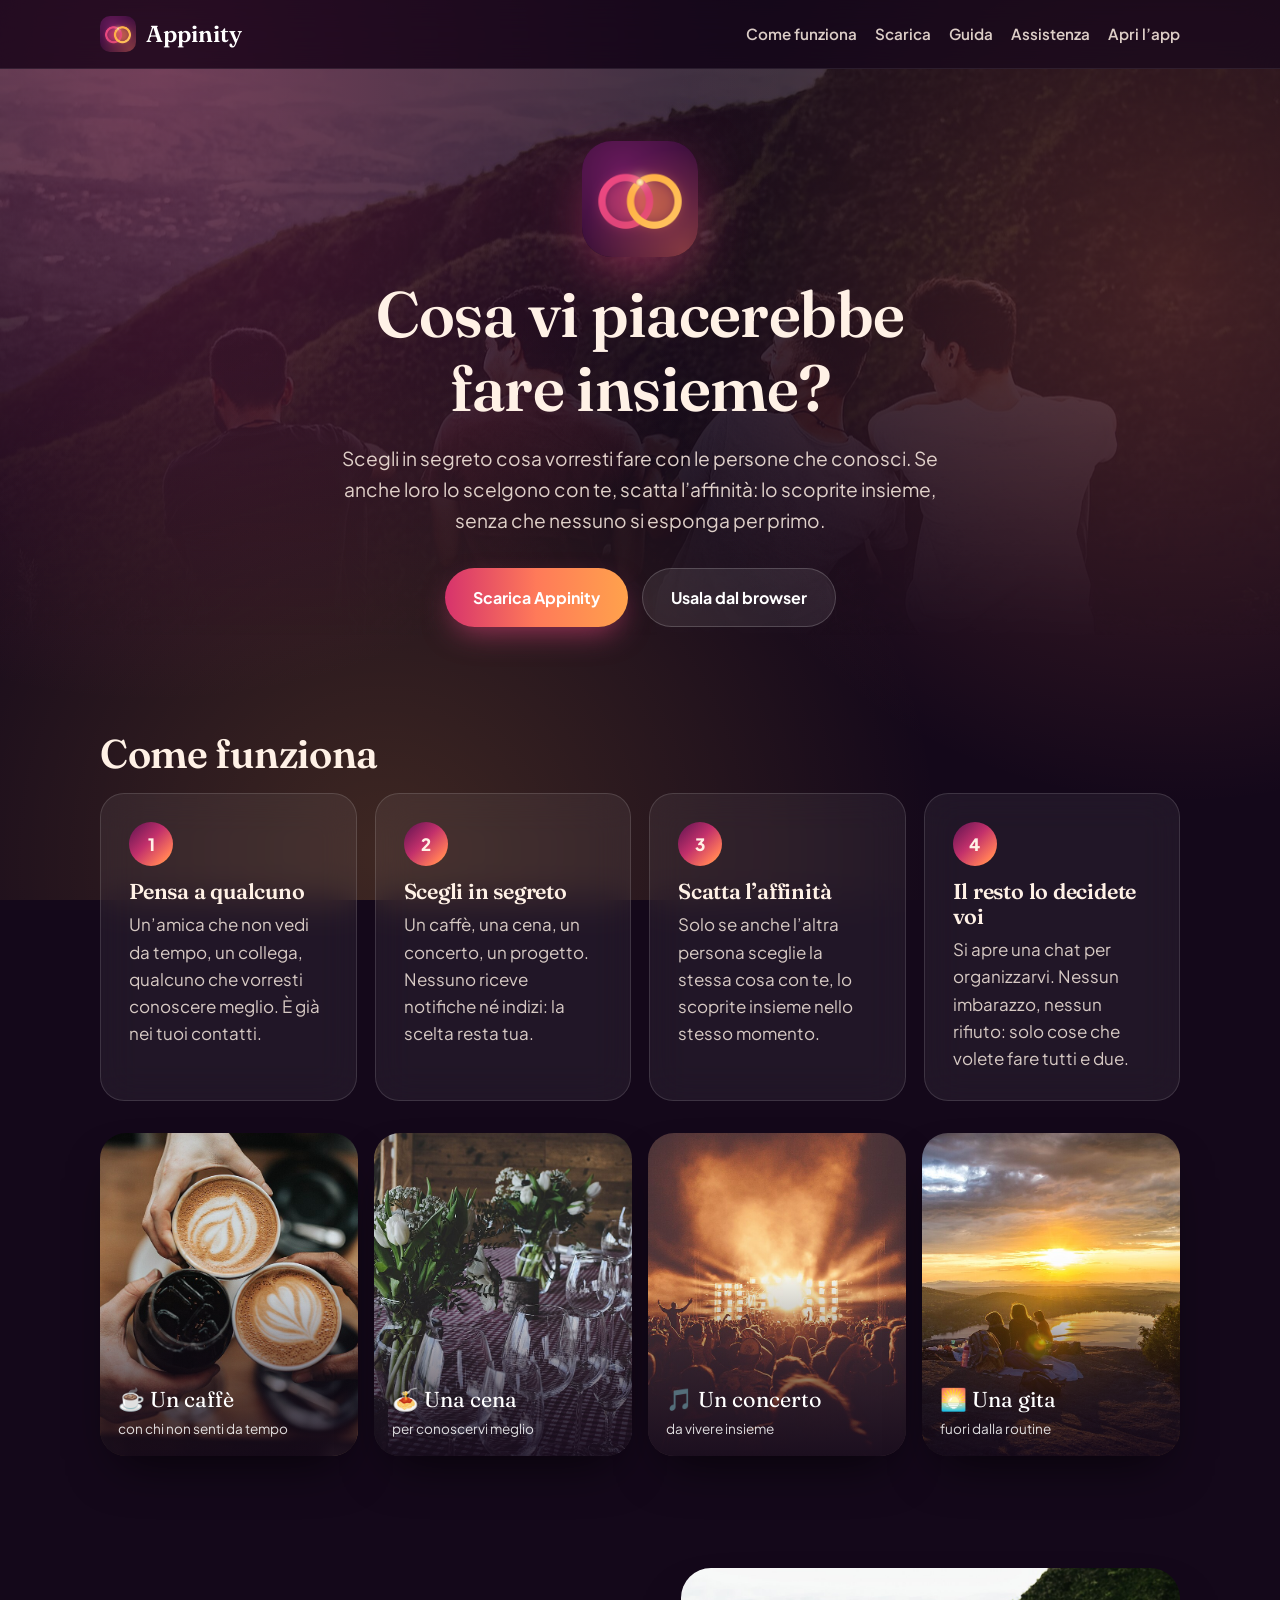
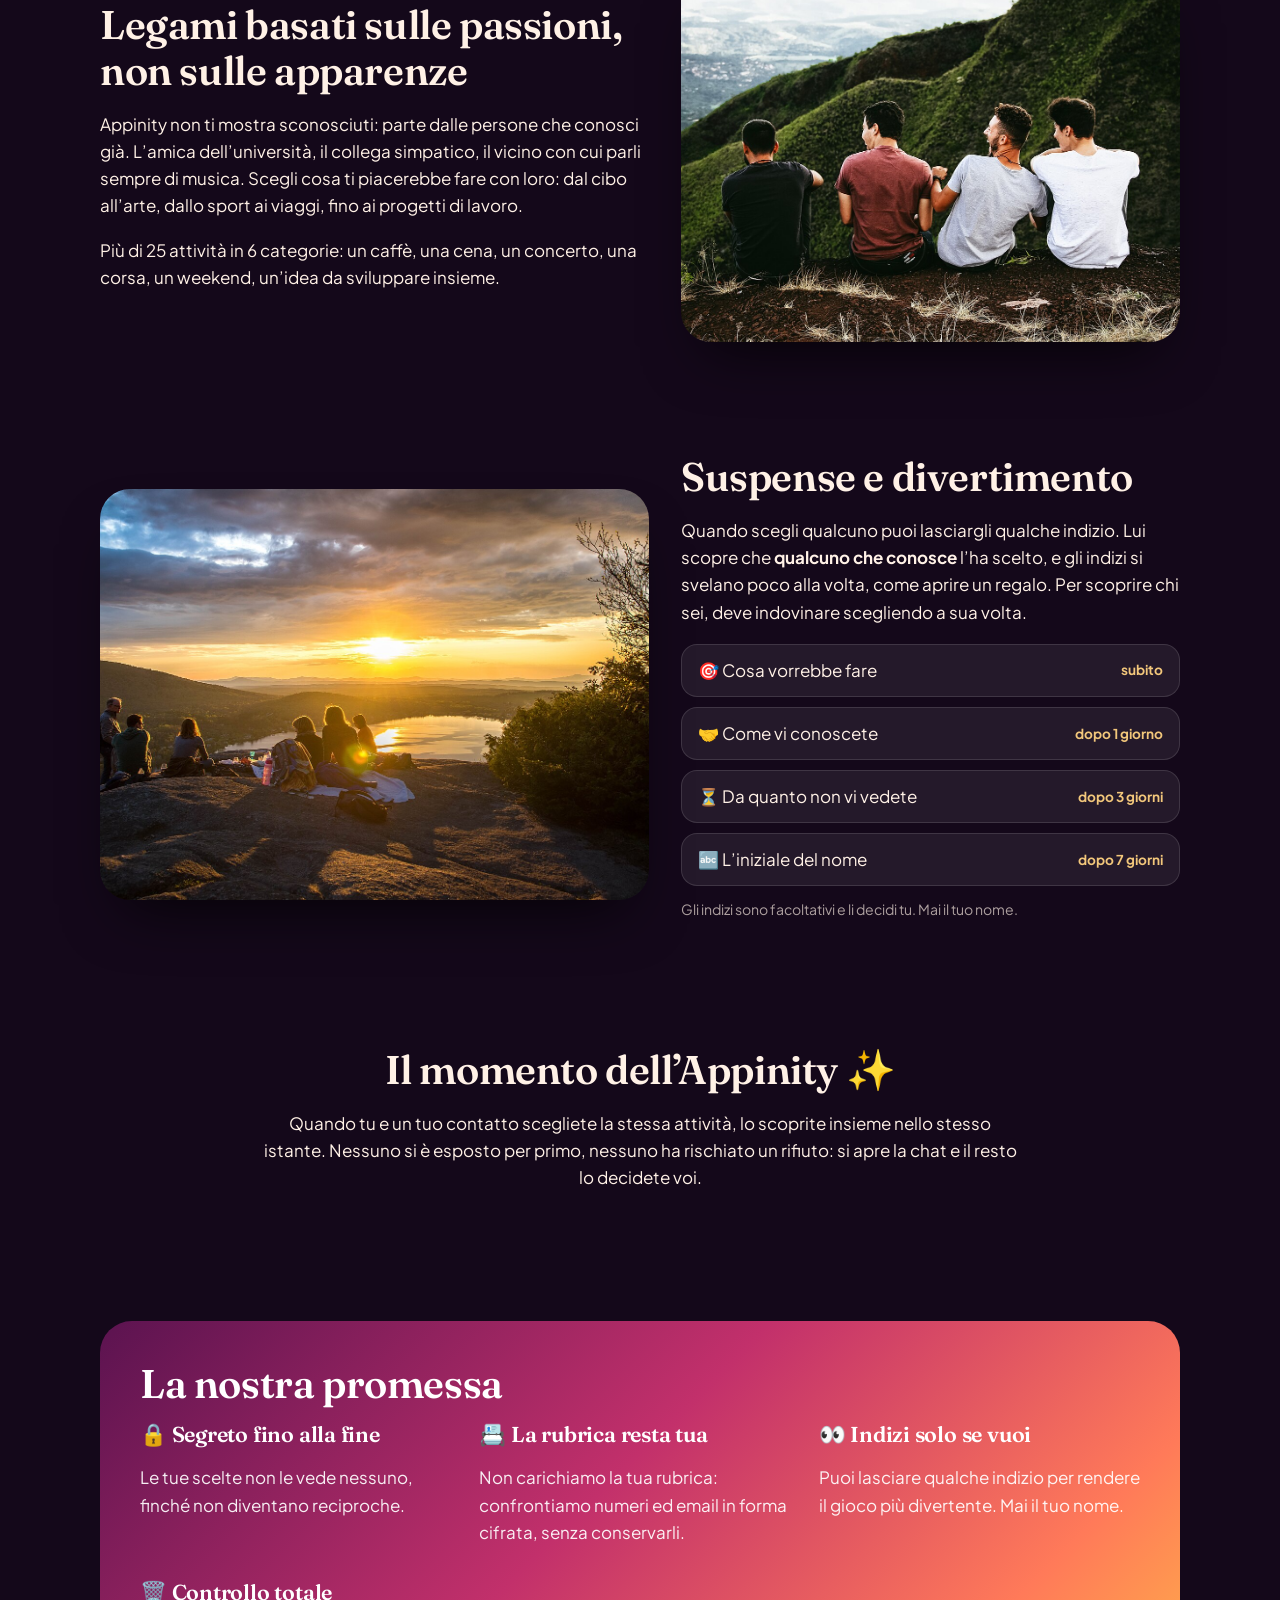
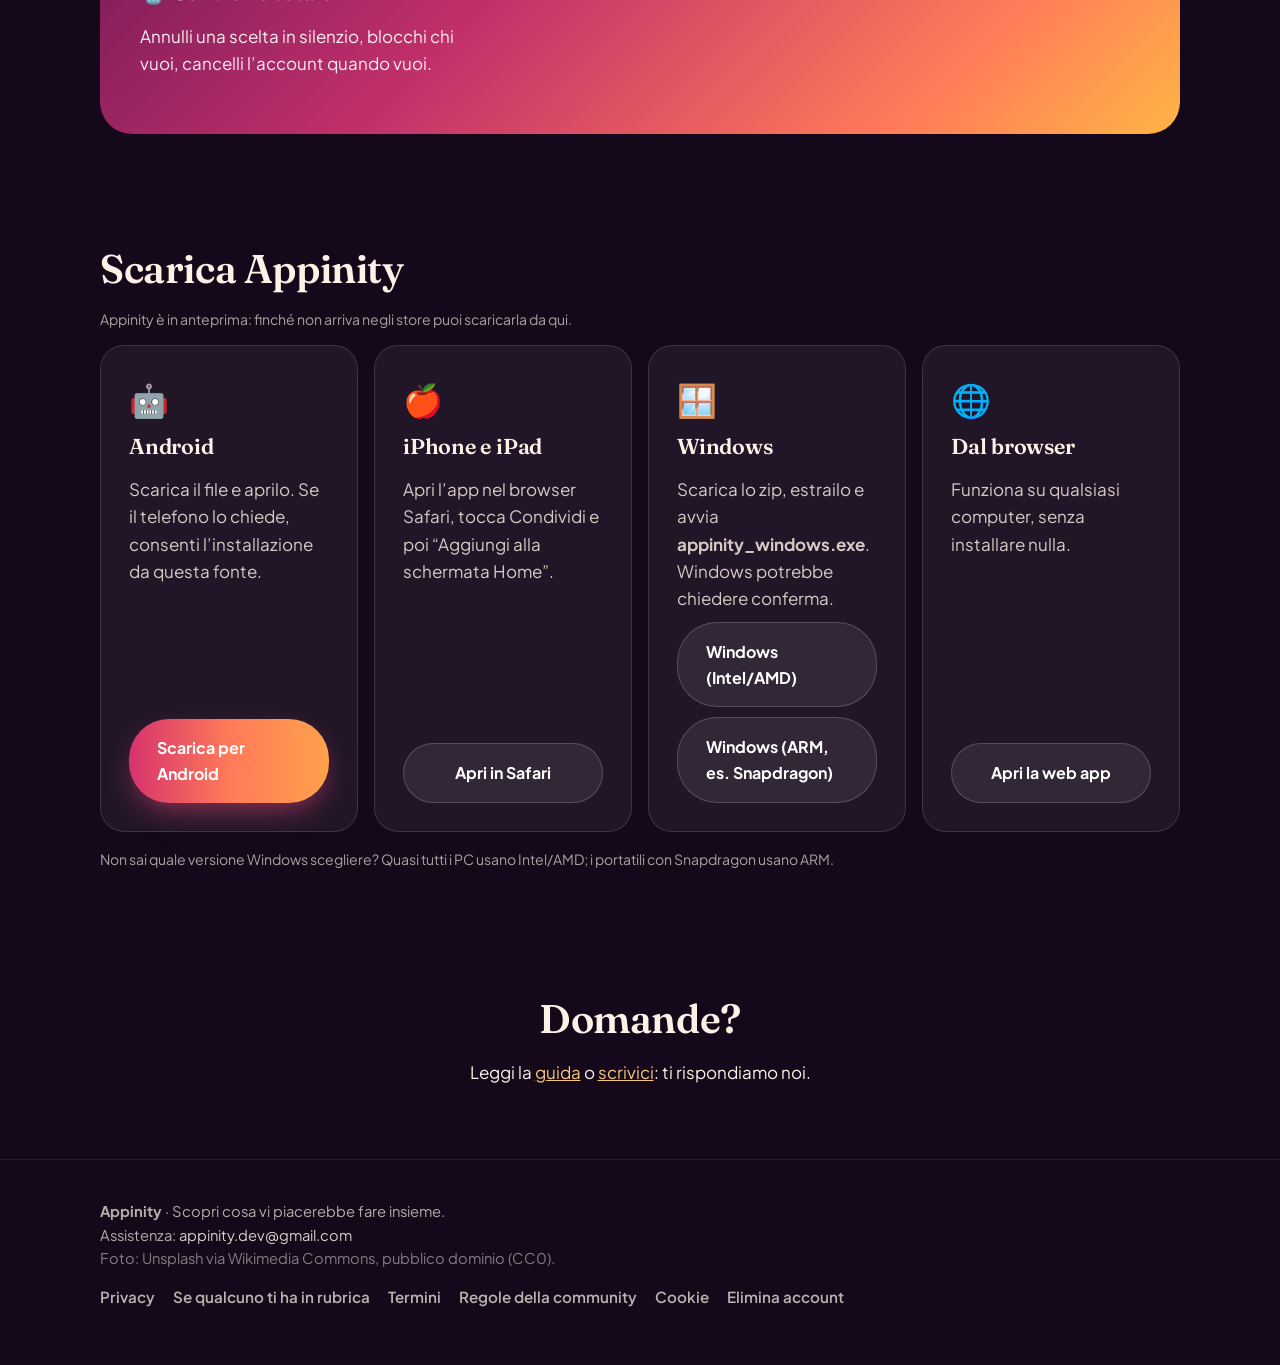
<file: index.html>
<!doctype html>
<html lang="it">
<head>
  <meta charset="utf-8">
  <meta name="viewport" content="width=device-width, initial-scale=1">
  <title>Appinity · Scopri cosa vi piacerebbe fare insieme</title>
  <meta name="description" content="Scegli in segreto cosa ti piacerebbe fare con le persone che conosci. Se anche loro lo scelgono con te, scatta l’affinità.">
  <meta name="theme-color" content="#14081A">
  <meta property="og:title" content="Appinity">
  <meta property="og:description" content="Qualcuno che conosci vorrebbe fare qualcosa con te. Scopri chi.">
  <meta property="og:image" content="assets/icon.png">
  <link rel="icon" href="assets/icon.png">
  <link rel="stylesheet" href="assets/style.css">
</head>
<body>
<header class="site">
  <div class="wrap">
    <a class="brand" href="./"><img src="assets/icon.png" alt="">Appinity</a>
    <nav class="links">
      <a href="./#come-funziona" class="hide-sm">Come funziona</a>
      <a href="./#scarica">Scarica</a>
      <a href="guida.html">Guida</a>
      <a href="assistenza.html" class="hide-sm">Assistenza</a>
      <a href="app/">Apri l’app</a>
    </nav>
  </div>
</header>


<main>
  <section class="hero with-photo">
    <div class="wrap">
      <img class="logo" src="assets/icon.png" alt="Logo di Appinity">
      <div id="invite-banner" class="banner" hidden>
        <strong>Qualcuno che conosci vorrebbe fare qualcosa con te.</strong><br>
        Scarica Appinity e scegli anche tu: se scegliete la stessa cosa, scoprite chi è.
      </div>
      <h1>Cosa vi piacerebbe<br>fare insieme?</h1>
      <p class="lead">Scegli in segreto cosa vorresti fare con le persone che conosci. Se anche loro lo scelgono con te, scatta l’affinità: lo scoprite insieme, senza che nessuno si esponga per primo.</p>
      <div class="cta">
        <a class="btn primary" href="#scarica">Scarica Appinity</a>
        <a class="btn ghost" href="app/">Usala dal browser</a>
      </div>
    </div>
  </section>

  <section id="come-funziona">
    <div class="wrap">
      <h2>Come funziona</h2>
      <div class="grid">
        <div class="glass step"><div class="num">1</div><h3>Pensa a qualcuno</h3><p>Un’amica che non vedi da tempo, un collega, qualcuno che vorresti conoscere meglio. È già nei tuoi contatti.</p></div>
        <div class="glass step"><div class="num">2</div><h3>Scegli in segreto</h3><p>Un caffè, una cena, un concerto, un progetto. Nessuno riceve notifiche né indizi: la scelta resta tua.</p></div>
        <div class="glass step"><div class="num">3</div><h3>Scatta l’affinità</h3><p>Solo se anche l’altra persona sceglie la stessa cosa con te, lo scoprite insieme nello stesso momento.</p></div>
        <div class="glass step"><div class="num">4</div><h3>Il resto lo decidete voi</h3><p>Si apre una chat per organizzarvi. Nessun imbarazzo, nessun rifiuto: solo cose che volete fare tutti e due.</p></div>
      </div>
      <div class="photo-grid" style="margin-top:32px">
        <div class="photo"><img src="assets/photos/caffe.jpg" alt="Tre amici brindano con il caffè" loading="lazy"><div class="caption">☕ Un caffè<small>con chi non senti da tempo</small></div></div>
        <div class="photo"><img src="assets/photos/cena.jpg" alt="Una tavola apparecchiata per una cena" loading="lazy"><div class="caption">🍝 Una cena<small>per conoscervi meglio</small></div></div>
        <div class="photo"><img src="assets/photos/concerto.jpg" alt="Il pubblico di un concerto" loading="lazy"><div class="caption">🎵 Un concerto<small>da vivere insieme</small></div></div>
        <div class="photo"><img src="assets/photos/gita.jpg" alt="Amici guardano il tramonto in montagna" loading="lazy"><div class="caption">🌅 Una gita<small>fuori dalla routine</small></div></div>
      </div>
    </div>
  </section>

  <section>
    <div class="wrap split">
      <div>
        <h2>Legami basati sulle passioni, non sulle apparenze</h2>
        <p>Appinity non ti mostra sconosciuti: parte dalle persone che conosci già. L’amica dell’università, il collega
        simpatico, il vicino con cui parli sempre di musica. Scegli cosa ti piacerebbe fare con loro: dal cibo all’arte,
        dallo sport ai viaggi, fino ai progetti di lavoro.</p>
        <p style="margin-top:12px">Più di 25 attività in 6 categorie: un caffè, una cena, un concerto, una corsa, un weekend, un’idea da sviluppare insieme.</p>
      </div>
      <div class="media"><img src="assets/photos/amici.jpg" alt="Quattro amici seduti su una collina" loading="lazy"></div>
    </div>
  </section>

  <section>
    <div class="wrap split">
      <div class="media"><img src="assets/photos/gita.jpg" alt="Amici al tramonto" loading="lazy"></div>
      <div>
        <h2>Suspense e divertimento</h2>
        <p>Quando scegli qualcuno puoi lasciargli qualche indizio. Lui scopre che <strong>qualcuno che conosce</strong> l’ha
        scelto, e gli indizi si svelano poco alla volta, come aprire un regalo. Per scoprire chi sei, deve indovinare
        scegliendo a sua volta.</p>
        <ul class="hint-list">
          <li>🎯 Cosa vorrebbe fare <span class="when">subito</span></li>
          <li>🤝 Come vi conoscete <span class="when">dopo 1 giorno</span></li>
          <li>⏳ Da quanto non vi vedete <span class="when">dopo 3 giorni</span></li>
          <li>🔤 L’iniziale del nome <span class="when">dopo 7 giorni</span></li>
        </ul>
        <p class="note" style="margin-top:12px">Gli indizi sono facoltativi e li decidi tu. Mai il tuo nome.</p>
      </div>
    </div>
  </section>

  <section style="text-align:center">
    <div class="narrow">
      <h2>Il momento dell’Appinity ✨</h2>
      <p>Quando tu e un tuo contatto scegliete la stessa attività, lo scoprite insieme nello stesso istante. Nessuno si è
      esposto per primo, nessuno ha rischiato un rifiuto: si apre la chat e il resto lo decidete voi.</p>
    </div>
  </section>

  <section>
    <div class="wrap">
      <div class="promise">
        <h2>La nostra promessa</h2>
        <div class="grid">
          <div><h3>🔒 Segreto fino alla fine</h3><p>Le tue scelte non le vede nessuno, finché non diventano reciproche.</p></div>
          <div><h3>📇 La rubrica resta tua</h3><p>Non carichiamo la tua rubrica: confrontiamo numeri ed email in forma cifrata, senza conservarli.</p></div>
          <div><h3>👀 Indizi solo se vuoi</h3><p>Puoi lasciare qualche indizio per rendere il gioco più divertente. Mai il tuo nome.</p></div>
          <div><h3>🗑️ Controllo totale</h3><p>Annulli una scelta in silenzio, blocchi chi vuoi, cancelli l’account quando vuoi.</p></div>
        </div>
      </div>
    </div>
  </section>

  <section id="scarica">
    <div class="wrap">
      <h2>Scarica Appinity</h2>
      <p class="note">Appinity è in anteprima: finché non arriva negli store puoi scaricarla da qui.</p>
      <div class="downloads">
        <div class="glass download">
          <div class="icon">🤖</div><h3>Android</h3>
          <p>Scarica il file e aprilo. Se il telefono lo chiede, consenti l’installazione da questa fonte.</p>
          <a class="btn primary" href="https://github.com/GDome81/appinity-web/releases/latest/download/appinity.apk">Scarica per Android</a>
        </div>
        <div class="glass download">
          <div class="icon">🍎</div><h3>iPhone e iPad</h3>
          <p>Apri l’app nel browser Safari, tocca Condividi e poi “Aggiungi alla schermata Home”.</p>
          <a class="btn ghost" href="app/">Apri in Safari</a>
        </div>
        <div class="glass download">
          <div class="icon">🪟</div><h3>Windows</h3>
          <p>Scarica lo zip, estrailo e avvia <strong>appinity_windows.exe</strong>. Windows potrebbe chiedere conferma.</p>
          <a class="btn ghost" href="https://github.com/GDome81/appinity-web/releases/latest/download/appinity-windows-x64.zip">Windows (Intel/AMD)</a>
          <a class="btn ghost" href="https://github.com/GDome81/appinity-web/releases/latest/download/appinity-windows-arm64.zip">Windows (ARM, es. Snapdragon)</a>
        </div>
        <div class="glass download">
          <div class="icon">🌐</div><h3>Dal browser</h3>
          <p>Funziona su qualsiasi computer, senza installare nulla.</p>
          <a class="btn ghost" href="app/">Apri la web app</a>
        </div>
      </div>
      <p class="note" style="margin-top:16px">Non sai quale versione Windows scegliere? Quasi tutti i PC usano Intel/AMD; i portatili con Snapdragon usano ARM.</p>
    </div>
  </section>

  <section>
    <div class="narrow" style="text-align:center">
      <h2>Domande?</h2>
      <p>Leggi la <a href="guida.html">guida</a> o <a href="assistenza.html">scrivici</a>: ti rispondiamo noi.</p>
    </div>
  </section>
</main>

<footer class="site">
  <div class="wrap">
    <div>
      <strong>Appinity</strong> · Scopri cosa vi piacerebbe fare insieme.<br>
      Assistenza: <a href="mailto:appinity.dev@gmail.com">appinity.dev@gmail.com</a><br>
      <span style="opacity:.7">Foto: Unsplash via Wikimedia Commons, pubblico dominio (CC0).</span>
    </div>
    <nav class="links">
      <a href="privacy.html">Privacy</a>
      <a href="informativa-contatti.html">Se qualcuno ti ha in rubrica</a>
      <a href="termini.html">Termini</a>
      <a href="regole.html">Regole della community</a>
      <a href="cookie.html">Cookie</a>
      <a href="elimina-account.html">Elimina account</a>
    </nav>
  </div>
</footer>

<script>
  // Coming from an anonymous invite (?invito) or a teaser: show the welcome line.
  if (/[?&](invito|join|i)=?/.test(location.search) || location.hash === '#invito') {
    document.getElementById('invite-banner').hidden = false;
  }
</script>
</body>
</html>
</file>
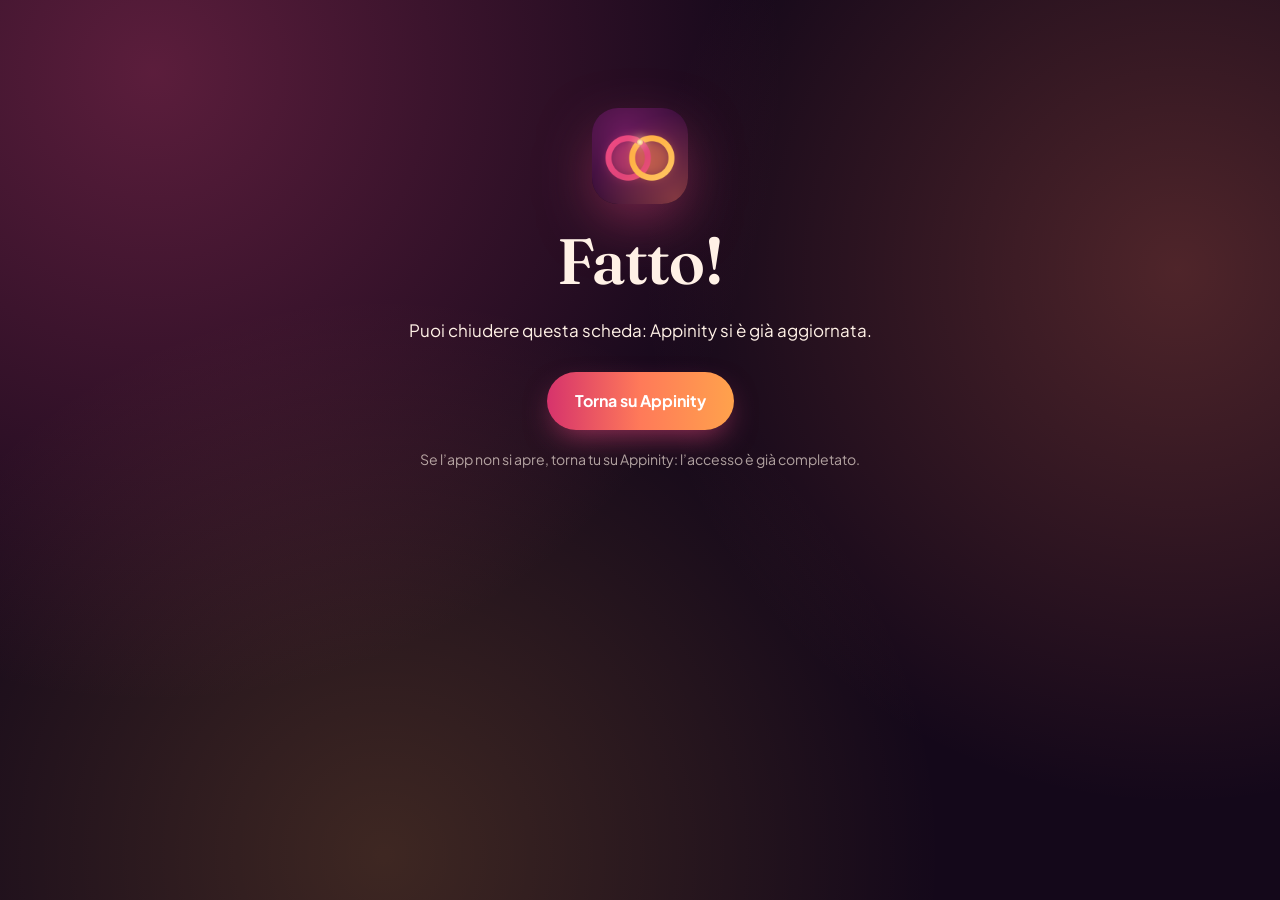
<file: accesso.html>
<!doctype html>
<html lang="it">
<head>
  <meta charset="utf-8">
  <meta name="viewport" content="width=device-width, initial-scale=1">
  <title>Appinity</title>
  <meta name="robots" content="noindex">
  <link rel="icon" href="assets/icon.png">
  <link rel="stylesheet" href="assets/style.css">
</head>
<body>
<main class="narrow" style="text-align:center;padding:12vh 0">
  <img src="assets/icon.png" alt="" style="width:96px;height:96px;border-radius:26px;box-shadow:0 20px 60px -10px rgba(224,69,123,.6)">
  <h1 id="title">Fatto!</h1>
  <p id="text">Stiamo tornando su Appinity…</p>
  <p style="margin-top:28px"><a id="back" class="btn primary" href="appinity://auth">Torna su Appinity</a></p>
  <p class="note" id="hint" style="margin-top:18px">Se l’app non si apre, torna tu su Appinity: l’accesso è già completato.</p>
</main>
<script>
  const ok = new URLSearchParams(location.search).get('esito') !== 'errore';
  if (!ok) {
    document.getElementById('title').textContent = 'Accesso non riuscito';
    document.getElementById('text').textContent = 'Torna su Appinity e riprova.';
    document.getElementById('hint').hidden = true;
  }
  const mobile = /Android|iPhone|iPad|iPod/i.test(navigator.userAgent);
  // Opened by the web app (new tab): just close it and the app tab takes over.
  if (window.opener) { setTimeout(() => window.close(), 600); }
  // Phone: hand back to the installed app.
  if (mobile) { setTimeout(() => { location.href = 'appinity://auth?esito=' + (ok ? 'ok' : 'errore'); }, 300); }
  else {
    document.getElementById('back').hidden = true;
    document.getElementById('text').textContent = ok
      ? 'Puoi chiudere questa scheda: Appinity si è già aggiornata.'
      : document.getElementById('text').textContent;
    setTimeout(() => window.close(), 1500);
  }
</script>
</body>
</html>
</file>
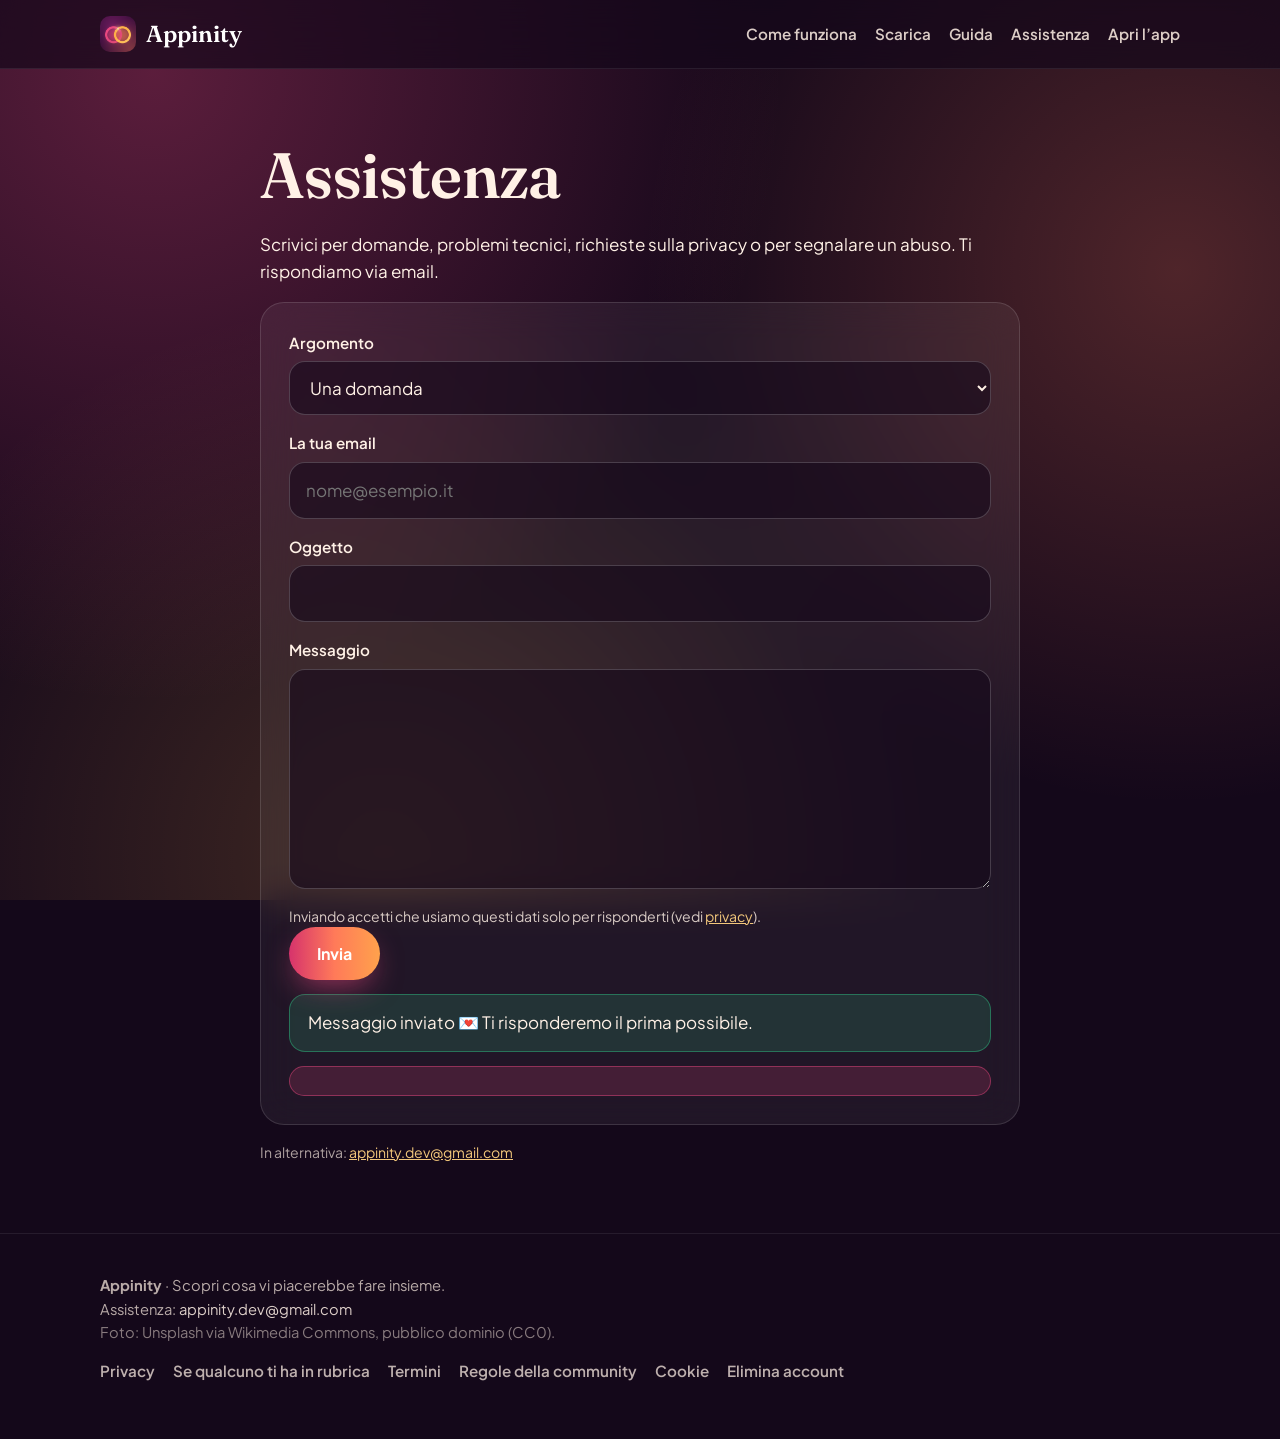
<file: assistenza.html>
<!doctype html>
<html lang="it">
<head>
  <meta charset="utf-8">
  <meta name="viewport" content="width=device-width, initial-scale=1">
  <title>Assistenza · Appinity</title>
  <link rel="icon" href="assets/icon.png">
  <link rel="stylesheet" href="assets/style.css">
</head>
<body>
<header class="site">
  <div class="wrap">
    <a class="brand" href="./"><img src="assets/icon.png" alt="">Appinity</a>
    <nav class="links">
      <a href="./#come-funziona" class="hide-sm">Come funziona</a>
      <a href="./#scarica">Scarica</a>
      <a href="guida.html">Guida</a>
      <a href="assistenza.html" class="hide-sm">Assistenza</a>
      <a href="app/">Apri l’app</a>
    </nav>
  </div>
</header>

<main class="narrow">
  <section>
    <h1>Assistenza</h1>
    <p>Scrivici per domande, problemi tecnici, richieste sulla privacy o per segnalare un abuso. Ti rispondiamo via email.</p>
    <form id="support" class="glass" novalidate>
      <div class="field">
        <label for="kind">Argomento</label>
        <select id="kind" name="kind">
          <option value="help">Una domanda</option>
          <option value="bug">Un problema tecnico</option>
          <option value="privacy">Privacy e dati personali</option>
          <option value="abuse">Segnalare un abuso</option>
          <option value="other">Altro</option>
        </select>
      </div>
      <div class="field">
        <label for="email">La tua email</label>
        <input id="email" name="email" type="email" required autocomplete="email" placeholder="nome@esempio.it">
      </div>
      <div class="field">
        <label for="subject">Oggetto</label>
        <input id="subject" name="subject" maxlength="120" required>
      </div>
      <div class="field">
        <label for="message">Messaggio</label>
        <textarea id="message" name="message" rows="7" maxlength="4000" required></textarea>
      </div>
      <input class="hp" type="text" name="website" tabindex="-1" autocomplete="off" aria-hidden="true">
      <p class="note">Inviando accetti che usiamo questi dati solo per risponderti (vedi <a href="privacy.html">privacy</a>).</p>
      <button class="btn primary" type="submit">Invia</button>
      <div id="ok" class="msg ok">Messaggio inviato 💌 Ti risponderemo il prima possibile.</div>
      <div id="err" class="msg err"></div>
    </form>
    <p class="note" style="margin-top:16px">In alternativa: <a href="mailto:appinity.dev@gmail.com">appinity.dev@gmail.com</a></p>
  </section>
</main>
<footer class="site">
  <div class="wrap">
    <div>
      <strong>Appinity</strong> · Scopri cosa vi piacerebbe fare insieme.<br>
      Assistenza: <a href="mailto:appinity.dev@gmail.com">appinity.dev@gmail.com</a><br>
      <span style="opacity:.7">Foto: Unsplash via Wikimedia Commons, pubblico dominio (CC0).</span>
    </div>
    <nav class="links">
      <a href="privacy.html">Privacy</a>
      <a href="informativa-contatti.html">Se qualcuno ti ha in rubrica</a>
      <a href="termini.html">Termini</a>
      <a href="regole.html">Regole della community</a>
      <a href="cookie.html">Cookie</a>
      <a href="elimina-account.html">Elimina account</a>
    </nav>
  </div>
</footer>

<script>
  const ENDPOINT = 'https://atskbotuhvgirugpzvoy.supabase.co/functions/v1/support';
  const KEY = 'sb_publishable_kcRyw-e2w9ypR92GPG3zqg_ZJo2On77';
  const form = document.getElementById('support');
  form.addEventListener('submit', async (e) => {
    e.preventDefault();
    const ok = document.getElementById('ok'), err = document.getElementById('err');
    ok.style.display = 'none'; err.style.display = 'none';
    const data = Object.fromEntries(new FormData(form));
    if (!/^[^@\s]+@[^@\s]+\.[^@\s]+$/.test(data.email || '') || !data.subject.trim() || !data.message.trim()) {
      err.textContent = 'Compila email, oggetto e messaggio.'; err.style.display = 'block'; return;
    }
    const button = form.querySelector('button'); button.disabled = true;
    try {
      const res = await fetch(ENDPOINT, { method: 'POST', headers: { 'Content-Type': 'application/json', apikey: KEY }, body: JSON.stringify(data) });
      const body = await res.json().catch(() => ({}));
      if (!res.ok) throw new Error(body.error === 'rate_limited' ? 'Hai inviato diversi messaggi: riprova tra un’ora.' : 'Invio non riuscito. Riprova più tardi o scrivici via email.');
      form.reset(); ok.style.display = 'block';
    } catch (ex) {
      err.textContent = ex.message; err.style.display = 'block';
    } finally { button.disabled = false; }
  });
</script>
</body>
</html>
</file>
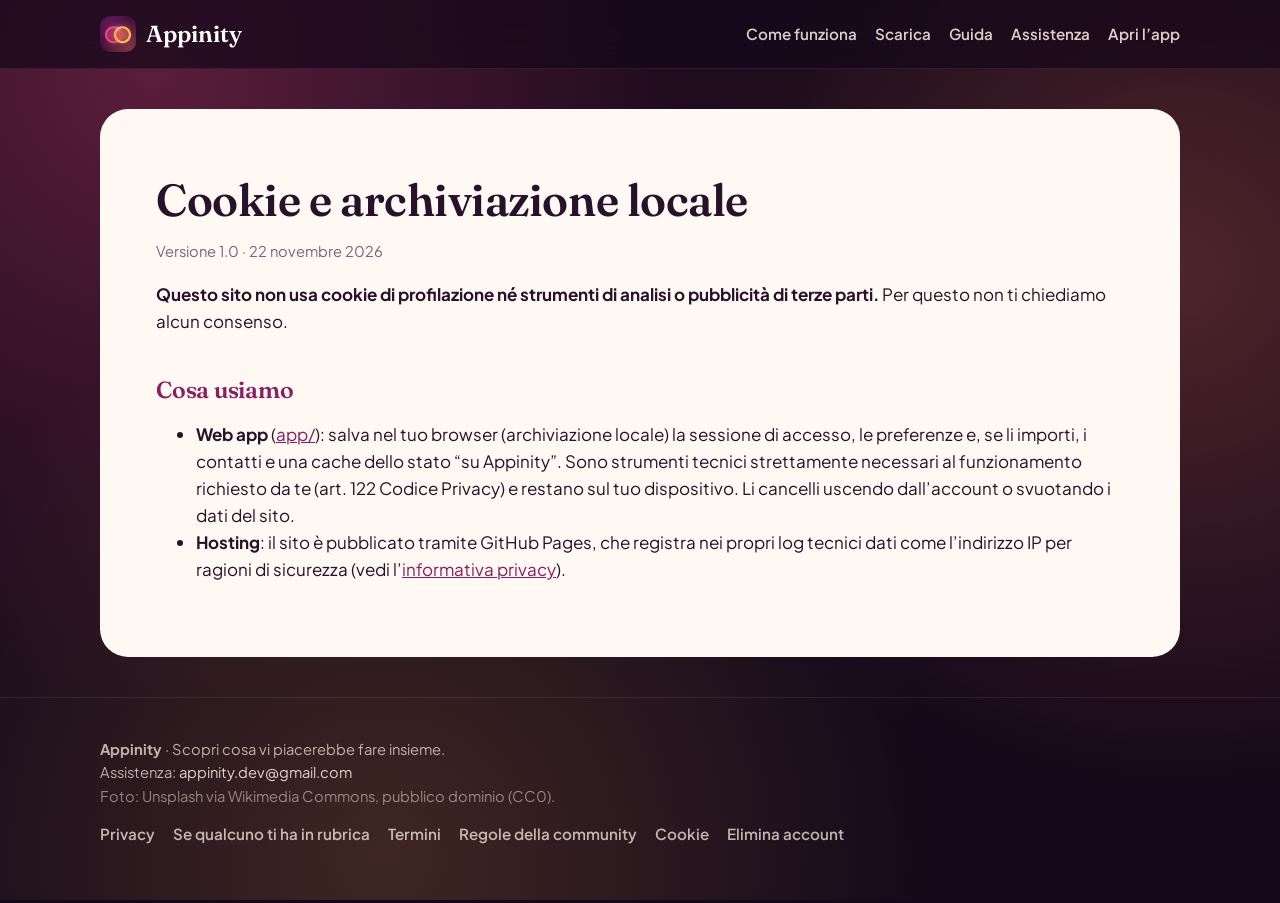
<file: cookie.html>
<!doctype html>
<html lang="it">
<head>
  <meta charset="utf-8">
  <meta name="viewport" content="width=device-width, initial-scale=1">
  <title>Cookie · Appinity</title>
  <link rel="icon" href="assets/icon.png">
  <link rel="stylesheet" href="assets/style.css">
</head>
<body>
<header class="site">
  <div class="wrap">
    <a class="brand" href="./"><img src="assets/icon.png" alt="">Appinity</a>
    <nav class="links">
      <a href="./#come-funziona" class="hide-sm">Come funziona</a>
      <a href="./#scarica">Scarica</a>
      <a href="guida.html">Guida</a>
      <a href="assistenza.html" class="hide-sm">Assistenza</a>
      <a href="app/">Apri l’app</a>
    </nav>
  </div>
</header>

<main class="wrap">
<article class="doc">
  <h1>Cookie e archiviazione locale</h1>
  <p class="meta">Versione 1.0 · 22 novembre 2026</p>
  <p><strong>Questo sito non usa cookie di profilazione né strumenti di analisi o pubblicità di terze parti.</strong>
  Per questo non ti chiediamo alcun consenso.</p>
  <h2>Cosa usiamo</h2>
  <ul>
    <li><strong>Web app</strong> (<a href="app/">app/</a>): salva nel tuo browser (archiviazione locale) la sessione di accesso, le preferenze
      e, se li importi, i contatti e una cache dello stato “su Appinity”. Sono strumenti tecnici strettamente necessari al funzionamento
      richiesto da te (art. 122 Codice Privacy) e restano sul tuo dispositivo. Li cancelli uscendo dall’account o svuotando i dati del sito.</li>
    <li><strong>Hosting</strong>: il sito è pubblicato tramite GitHub Pages, che registra nei propri log tecnici dati come l’indirizzo IP per
      ragioni di sicurezza (vedi l’<a href="privacy.html">informativa privacy</a>).</li>
  </ul>
</article>
</main>
<footer class="site">
  <div class="wrap">
    <div>
      <strong>Appinity</strong> · Scopri cosa vi piacerebbe fare insieme.<br>
      Assistenza: <a href="mailto:appinity.dev@gmail.com">appinity.dev@gmail.com</a><br>
      <span style="opacity:.7">Foto: Unsplash via Wikimedia Commons, pubblico dominio (CC0).</span>
    </div>
    <nav class="links">
      <a href="privacy.html">Privacy</a>
      <a href="informativa-contatti.html">Se qualcuno ti ha in rubrica</a>
      <a href="termini.html">Termini</a>
      <a href="regole.html">Regole della community</a>
      <a href="cookie.html">Cookie</a>
      <a href="elimina-account.html">Elimina account</a>
    </nav>
  </div>
</footer>

</body>
</html>
</file>
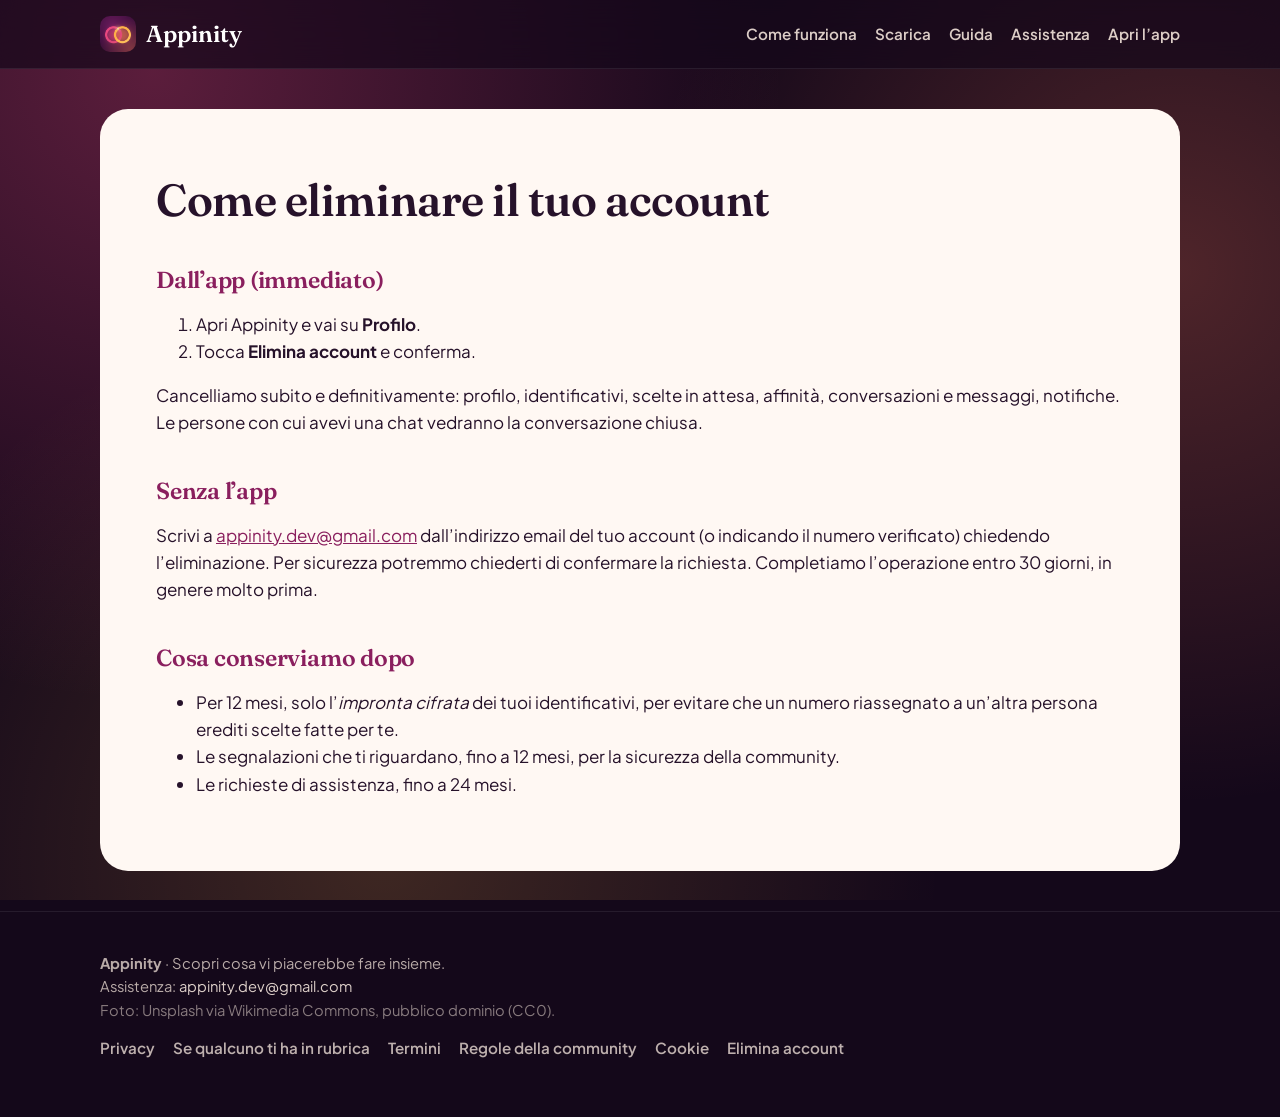
<file: elimina-account.html>
<!doctype html>
<html lang="it">
<head>
  <meta charset="utf-8">
  <meta name="viewport" content="width=device-width, initial-scale=1">
  <title>Elimina account · Appinity</title>
  <link rel="icon" href="assets/icon.png">
  <link rel="stylesheet" href="assets/style.css">
</head>
<body>
<header class="site">
  <div class="wrap">
    <a class="brand" href="./"><img src="assets/icon.png" alt="">Appinity</a>
    <nav class="links">
      <a href="./#come-funziona" class="hide-sm">Come funziona</a>
      <a href="./#scarica">Scarica</a>
      <a href="guida.html">Guida</a>
      <a href="assistenza.html" class="hide-sm">Assistenza</a>
      <a href="app/">Apri l’app</a>
    </nav>
  </div>
</header>

<main class="wrap">
<article class="doc">
  <h1>Come eliminare il tuo account</h1>
  <h2>Dall’app (immediato)</h2>
  <ol>
    <li>Apri Appinity e vai su <strong>Profilo</strong>.</li>
    <li>Tocca <strong>Elimina account</strong> e conferma.</li>
  </ol>
  <p>Cancelliamo subito e definitivamente: profilo, identificativi, scelte in attesa, affinità, conversazioni e messaggi, notifiche.
  Le persone con cui avevi una chat vedranno la conversazione chiusa.</p>
  <h2>Senza l’app</h2>
  <p>Scrivi a <a href="mailto:appinity.dev@gmail.com?subject=Eliminazione%20account">appinity.dev@gmail.com</a> dall’indirizzo email
  del tuo account (o indicando il numero verificato) chiedendo l’eliminazione. Per sicurezza potremmo chiederti di confermare la richiesta.
  Completiamo l’operazione entro 30 giorni, in genere molto prima.</p>
  <h2>Cosa conserviamo dopo</h2>
  <ul>
    <li>Per 12 mesi, solo l’<em>impronta cifrata</em> dei tuoi identificativi, per evitare che un numero riassegnato a un’altra persona
      erediti scelte fatte per te.</li>
    <li>Le segnalazioni che ti riguardano, fino a 12 mesi, per la sicurezza della community.</li>
    <li>Le richieste di assistenza, fino a 24 mesi.</li>
  </ul>
</article>
</main>
<footer class="site">
  <div class="wrap">
    <div>
      <strong>Appinity</strong> · Scopri cosa vi piacerebbe fare insieme.<br>
      Assistenza: <a href="mailto:appinity.dev@gmail.com">appinity.dev@gmail.com</a><br>
      <span style="opacity:.7">Foto: Unsplash via Wikimedia Commons, pubblico dominio (CC0).</span>
    </div>
    <nav class="links">
      <a href="privacy.html">Privacy</a>
      <a href="informativa-contatti.html">Se qualcuno ti ha in rubrica</a>
      <a href="termini.html">Termini</a>
      <a href="regole.html">Regole della community</a>
      <a href="cookie.html">Cookie</a>
      <a href="elimina-account.html">Elimina account</a>
    </nav>
  </div>
</footer>

</body>
</html>
</file>
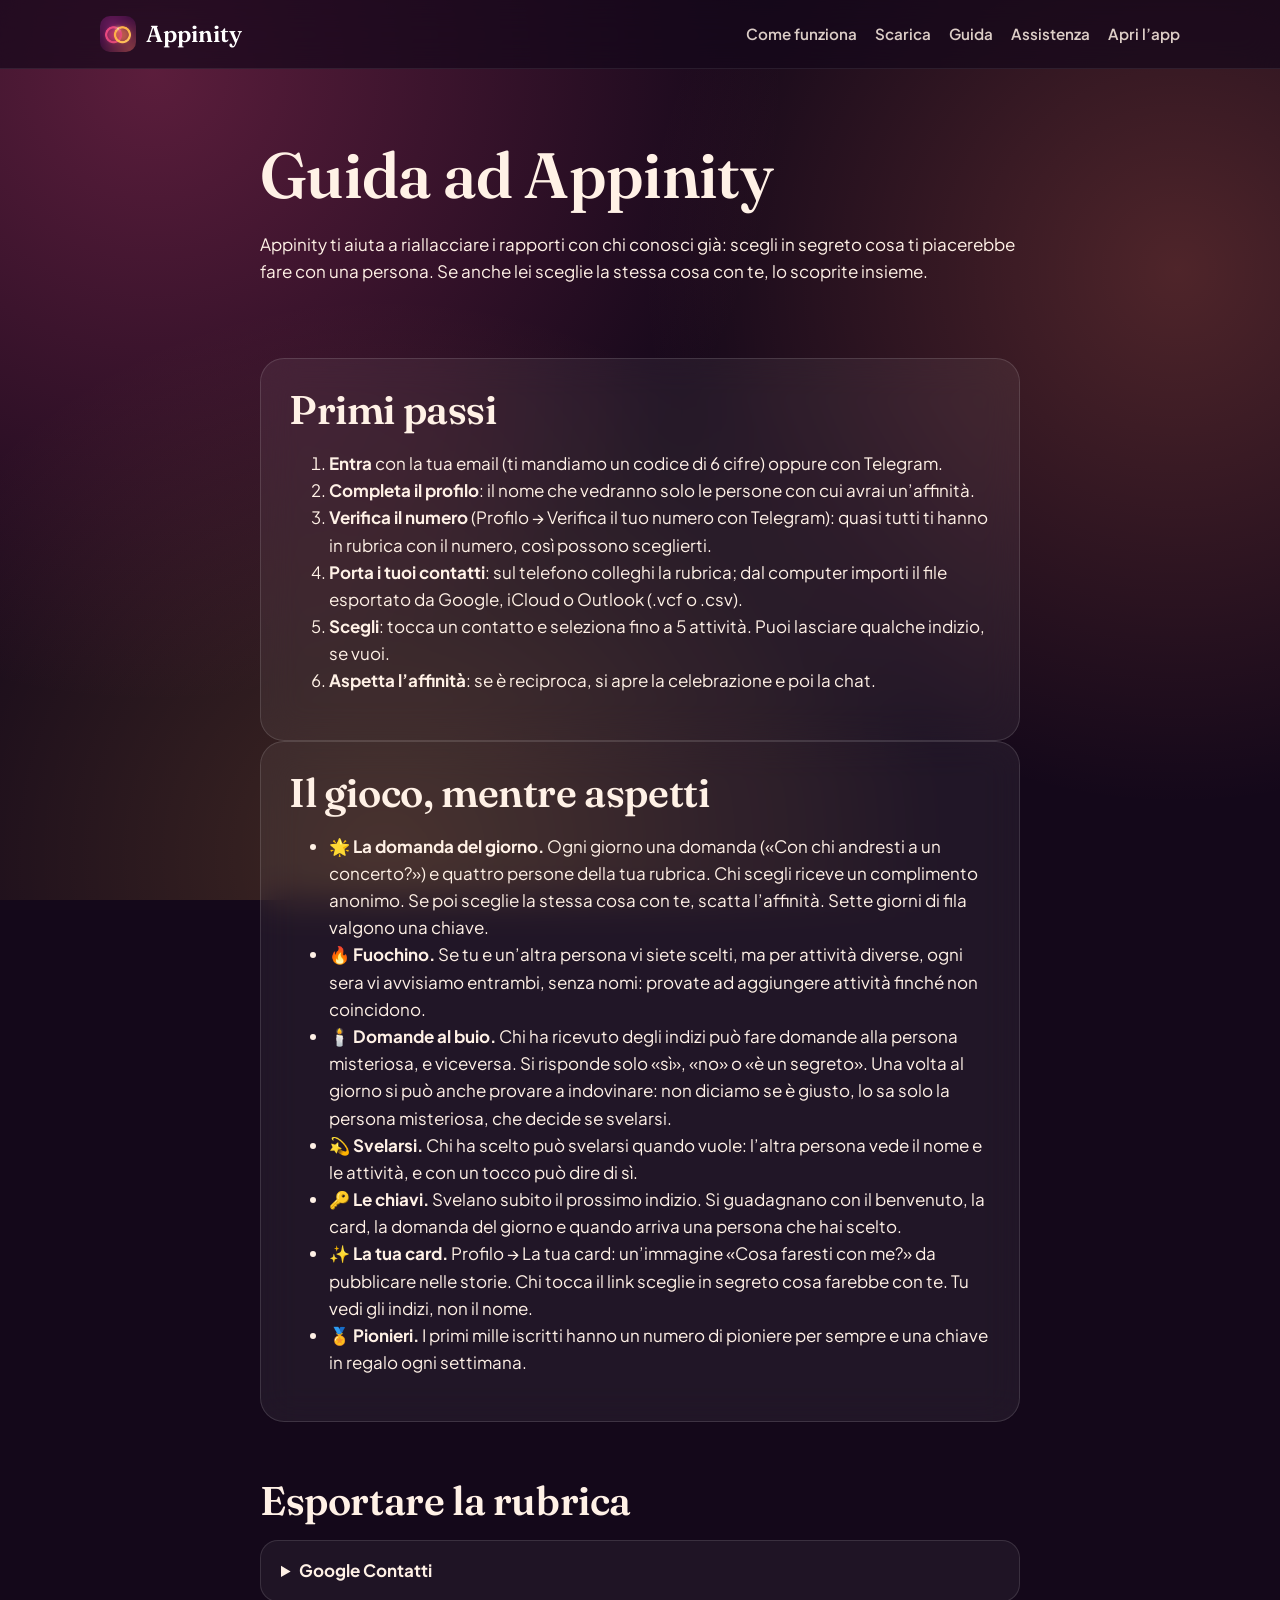
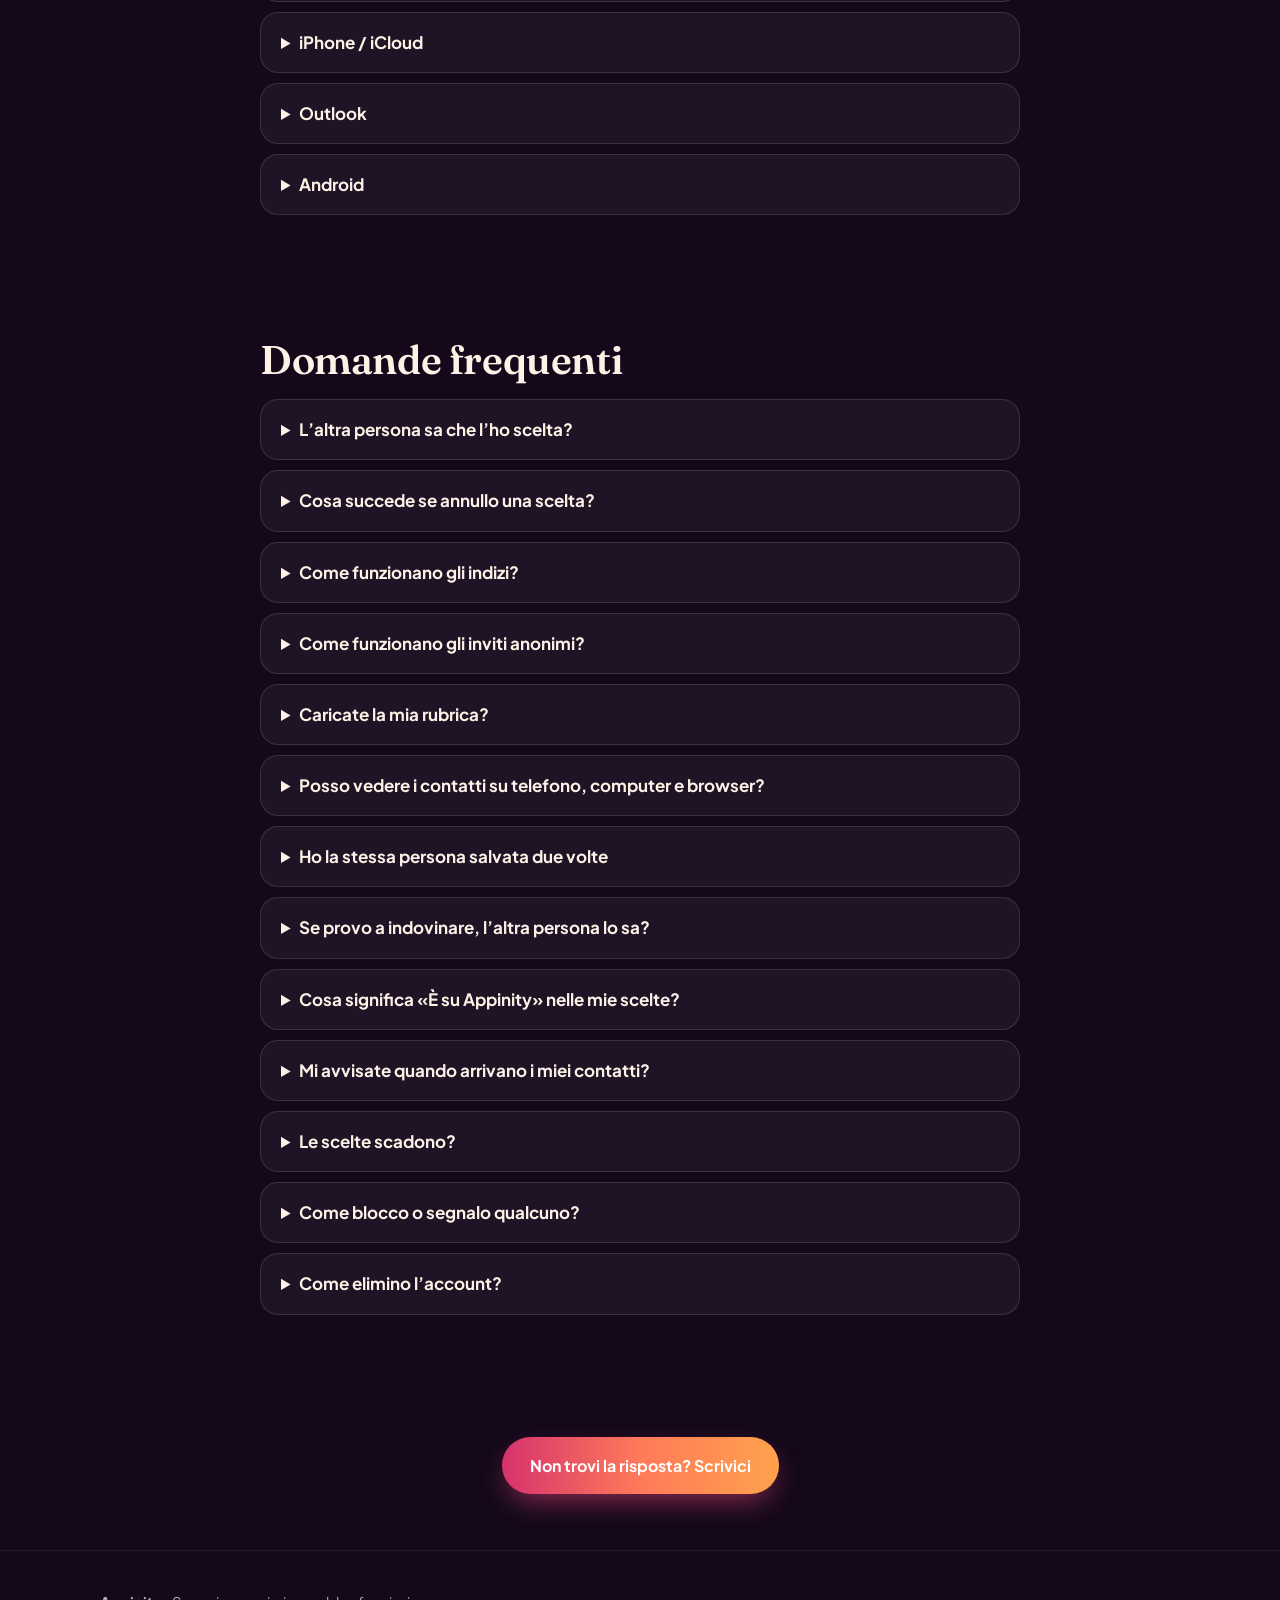
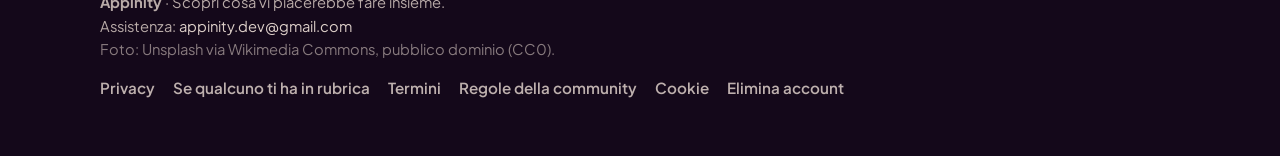
<file: guida.html>
<!doctype html>
<html lang="it">
<head>
  <meta charset="utf-8">
  <meta name="viewport" content="width=device-width, initial-scale=1">
  <title>Guida · Appinity</title>
  <meta name="description" content="Come funziona Appinity, passo per passo, e risposte alle domande frequenti.">
  <link rel="icon" href="assets/icon.png">
  <link rel="stylesheet" href="assets/style.css">
</head>
<body>
<header class="site">
  <div class="wrap">
    <a class="brand" href="./"><img src="assets/icon.png" alt="">Appinity</a>
    <nav class="links">
      <a href="./#come-funziona" class="hide-sm">Come funziona</a>
      <a href="./#scarica">Scarica</a>
      <a href="guida.html">Guida</a>
      <a href="assistenza.html" class="hide-sm">Assistenza</a>
      <a href="app/">Apri l’app</a>
    </nav>
  </div>
</header>

<main class="narrow">
  <section>
    <h1>Guida ad Appinity</h1>
    <p>Appinity ti aiuta a riallacciare i rapporti con chi conosci già: scegli in segreto cosa ti piacerebbe fare con una persona. Se anche lei sceglie la stessa cosa con te, lo scoprite insieme.</p>
  </section>

  <section class="glass">
    <h2>Primi passi</h2>
    <ol>
      <li><strong>Entra</strong> con la tua email (ti mandiamo un codice di 6 cifre) oppure con Telegram.</li>
      <li><strong>Completa il profilo</strong>: il nome che vedranno solo le persone con cui avrai un’affinità.</li>
      <li><strong>Verifica il numero</strong> (Profilo → Verifica il tuo numero con Telegram): quasi tutti ti hanno in rubrica con il numero, così possono sceglierti.</li>
      <li><strong>Porta i tuoi contatti</strong>: sul telefono colleghi la rubrica; dal computer importi il file esportato da Google, iCloud o Outlook (.vcf o .csv).</li>
      <li><strong>Scegli</strong>: tocca un contatto e seleziona fino a 5 attività. Puoi lasciare qualche indizio, se vuoi.</li>
      <li><strong>Aspetta l’affinità</strong>: se è reciproca, si apre la celebrazione e poi la chat.</li>
    </ol>
  </section>

  <section class="glass">
    <h2>Il gioco, mentre aspetti</h2>
    <ul>
      <li><strong>🌟 La domanda del giorno.</strong> Ogni giorno una domanda («Con chi andresti a un concerto?») e quattro persone della tua rubrica. Chi scegli riceve un complimento anonimo. Se poi sceglie la stessa cosa con te, scatta l’affinità. Sette giorni di fila valgono una chiave.</li>
      <li><strong>🔥 Fuochino.</strong> Se tu e un’altra persona vi siete scelti, ma per attività diverse, ogni sera vi avvisiamo entrambi, senza nomi: provate ad aggiungere attività finché non coincidono.</li>
      <li><strong>🕯️ Domande al buio.</strong> Chi ha ricevuto degli indizi può fare domande alla persona misteriosa, e viceversa. Si risponde solo «sì», «no» o «è un segreto». Una volta al giorno si può anche provare a indovinare: non diciamo se è giusto, lo sa solo la persona misteriosa, che decide se svelarsi.</li>
      <li><strong>💫 Svelarsi.</strong> Chi ha scelto può svelarsi quando vuole: l’altra persona vede il nome e le attività, e con un tocco può dire di sì.</li>
      <li><strong>🔑 Le chiavi.</strong> Svelano subito il prossimo indizio. Si guadagnano con il benvenuto, la card, la domanda del giorno e quando arriva una persona che hai scelto.</li>
      <li><strong>✨ La tua card.</strong> Profilo → La tua card: un’immagine «Cosa faresti con me?» da pubblicare nelle storie. Chi tocca il link sceglie in segreto cosa farebbe con te. Tu vedi gli indizi, non il nome.</li>
      <li><strong>🏅 Pionieri.</strong> I primi mille iscritti hanno un numero di pioniere per sempre e una chiave in regalo ogni settimana.</li>
    </ul>
  </section>

  <section>
    <h2>Esportare la rubrica</h2>
    <details><summary>Google Contatti</summary><p>Vai su <a href="https://contacts.google.com/">contacts.google.com</a> → menu ⋮ → Esporta → vCard. Poi in Appinity: Contatti → ⋮ → Importa file.</p></details>
    <details><summary>iPhone / iCloud</summary><p>Vai su <a href="https://www.icloud.com/contacts/">icloud.com/contacts</a>, seleziona tutti i contatti → Esporta vCard. Sull’iPhone puoi anche usare la web app e importare il file.</p></details>
    <details><summary>Outlook</summary><p>Vai su <a href="https://outlook.live.com/people/">outlook.live.com/people</a> → Gestisci contatti → Esporta contatti → CSV.</p></details>
    <details><summary>Android</summary><p>Nell’app Appinity per Android la rubrica si collega direttamente. In alternativa: app Contatti → Impostazioni → Esporta.</p></details>
  </section>

  <section>
    <h2>Domande frequenti</h2>
    <details><summary>L’altra persona sa che l’ho scelta?</summary><p>No. Senza affinità non riceve notifiche né indizi. Se lasci degli indizi, scopre che “qualcuno che conosce” l’ha scelta, mai chi.</p></details>
    <details><summary>Cosa succede se annullo una scelta?</summary><p>Sparisce in silenzio: nessuno viene avvisato.</p></details>
    <details><summary>Come funzionano gli indizi?</summary><p>Quando scegli qualcuno puoi rivelare il tipo di attività, come vi conoscete, da quanto non vi vedete e la tua iniziale. Si svelano poco alla volta (subito, dopo 1 giorno, 3 giorni, 7 giorni). Chi li riceve deve indovinare scegliendo a sua volta.</p></details>
    <details><summary>Come funzionano gli inviti anonimi?</summary><p>Se scegli qualcuno che non è ancora iscritto, possiamo mandargli un’email senza il tuo nome: “Qualcuno che conosci vorrebbe fare qualcosa con te”. Ogni persona ne riceve al massimo uno al mese e può chiedere di non essere più contattata.</p></details>
    <details><summary>Caricate la mia rubrica?</summary><p>No. Resta sul tuo dispositivo. Per mostrarti chi è iscritto confrontiamo numeri ed email in forma cifrata e non li conserviamo. Salviamo solo i contatti per cui fai una scelta, come impronta cifrata.</p></details>
    <details><summary>Posso vedere i contatti su telefono, computer e browser?</summary><p>Sì, con la sincronizzazione cifrata: Contatti → ⋮ → Sincronizza tra dispositivi. Scegli una frase segreta: i contatti vengono cifrati sul dispositivo e sul server arriva solo un blocco illeggibile. Sugli altri dispositivi inserisci la stessa frase. Se la dimentichi non possiamo recuperarla.</p></details>
    <details><summary>Ho la stessa persona salvata due volte</summary><p>Se le due schede hanno un numero o un’email in comune, Appinity le unisce da sola. Altrimenti tieni premuto il contatto (tasto destro sul computer) → Unisci con un altro contatto: restano tutti i numeri, le email, il cognome e l’azienda.</p></details>
    <details><summary>Se provo a indovinare, l’altra persona lo sa?</summary><p>Sì, sa che ci hai provato e se hai indovinato. Tu invece non ricevi conferme: lo scoprirai solo se deciderà di svelarsi o se scatterà l’affinità.</p></details>
    <details><summary>Cosa significa «È su Appinity» nelle mie scelte?</summary><p>Nella sezione «In attesa» vedi se la persona che hai scelto è già iscritta e se sta usando l’app per scegliere. Lo vedi solo se quella persona ha lasciato attivo «Mostra che sono su Appinity».</p></details>
    <details><summary>Mi avvisate quando arrivano i miei contatti?</summary><p>Se attivi Profilo → «Avvisami quando arrivano i miei contatti», sì. Per farlo ricordiamo numeri ed email dei contatti non ancora iscritti solo come impronta cifrata, mai i nomi, e li cancelliamo appena la persona arriva o se spegni l’opzione.</p></details>
    <details><summary>Le scelte scadono?</summary><p>Dopo 90 giorni, se non diventano un’affinità. Puoi rinnovarle dalla sezione “In attesa”.</p></details>
    <details><summary>Come blocco o segnalo qualcuno?</summary><p>Dal menu ⋮ della chat. Chi blocchi non viene avvisato e non può più scriverti né creare affinità con te.</p></details>
    <details><summary>Come elimino l’account?</summary><p>Profilo → Elimina account. Oppure scrivici: vedi <a href="elimina-account.html">questa pagina</a>.</p></details>
  </section>

  <section style="text-align:center">
    <a class="btn primary" href="assistenza.html">Non trovi la risposta? Scrivici</a>
  </section>
</main>
<footer class="site">
  <div class="wrap">
    <div>
      <strong>Appinity</strong> · Scopri cosa vi piacerebbe fare insieme.<br>
      Assistenza: <a href="mailto:appinity.dev@gmail.com">appinity.dev@gmail.com</a><br>
      <span style="opacity:.7">Foto: Unsplash via Wikimedia Commons, pubblico dominio (CC0).</span>
    </div>
    <nav class="links">
      <a href="privacy.html">Privacy</a>
      <a href="informativa-contatti.html">Se qualcuno ti ha in rubrica</a>
      <a href="termini.html">Termini</a>
      <a href="regole.html">Regole della community</a>
      <a href="cookie.html">Cookie</a>
      <a href="elimina-account.html">Elimina account</a>
    </nav>
  </div>
</footer>

</body>
</html>
</file>
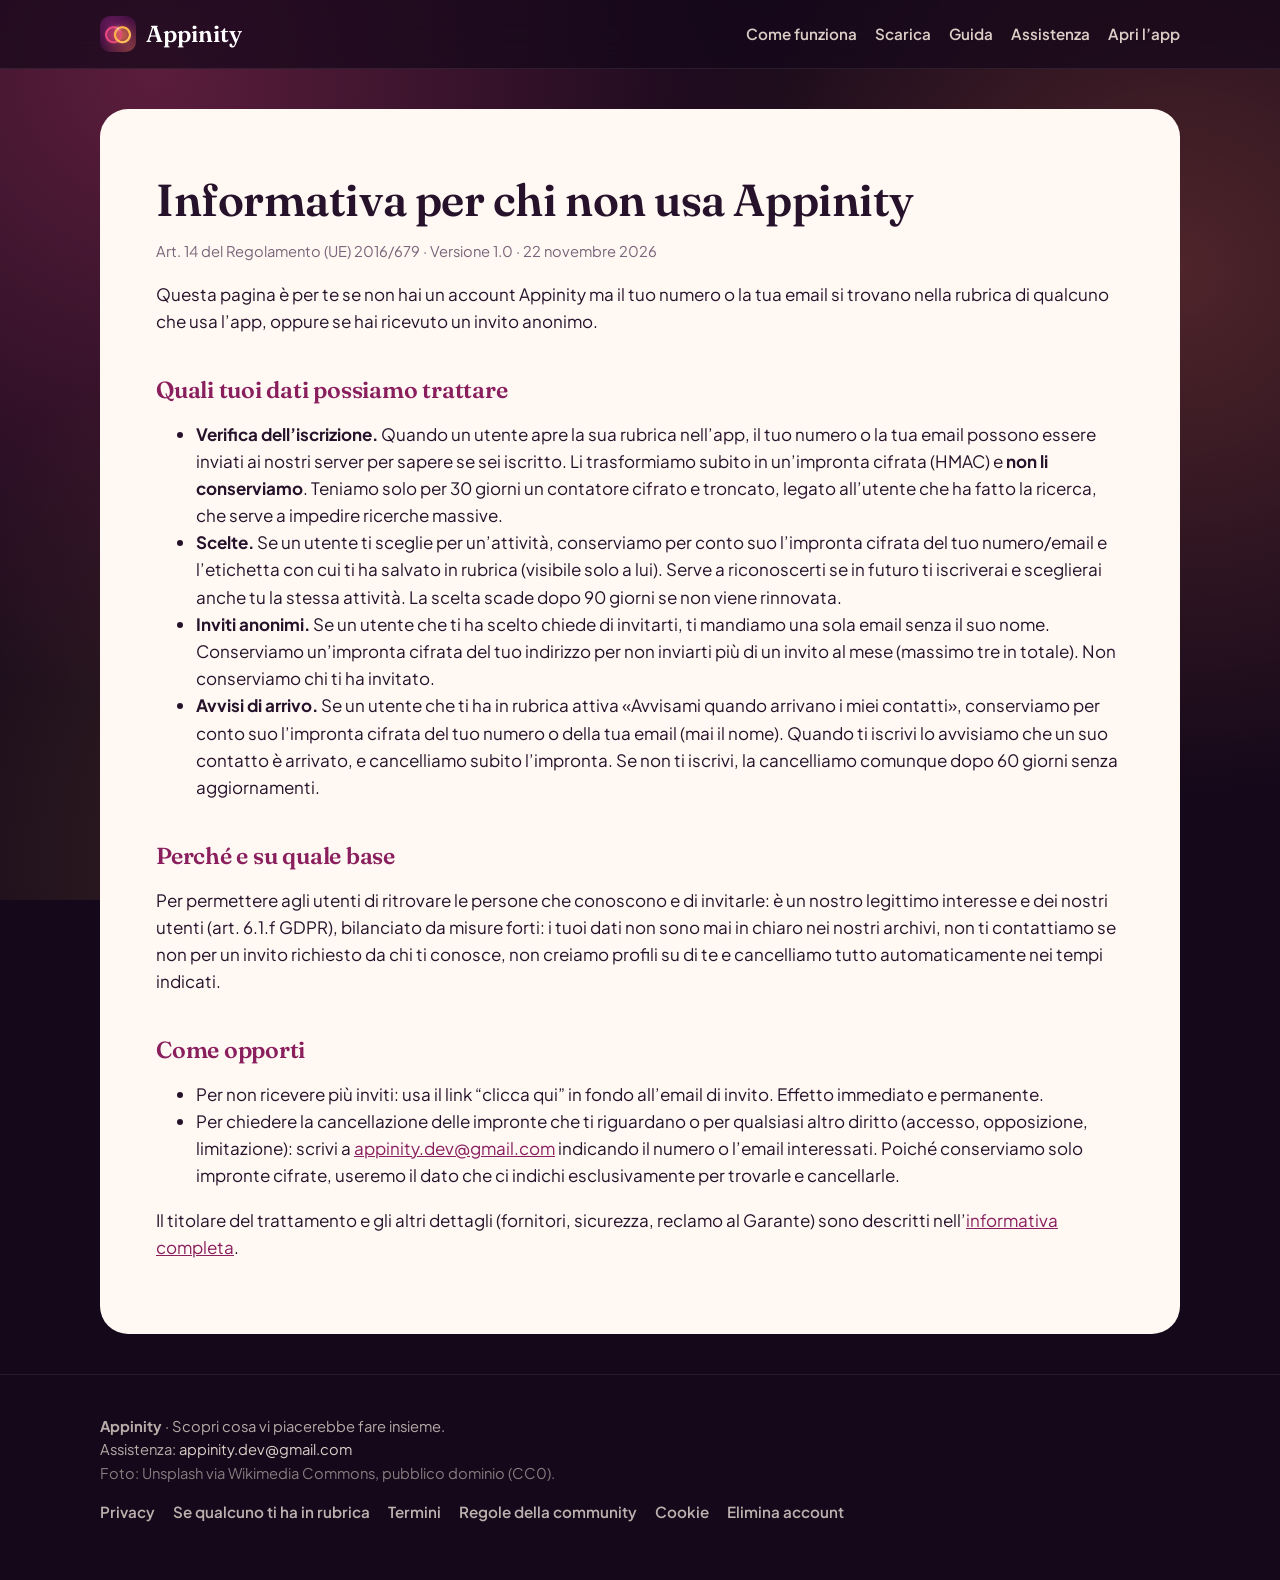
<file: informativa-contatti.html>
<!doctype html>
<html lang="it">
<head>
  <meta charset="utf-8">
  <meta name="viewport" content="width=device-width, initial-scale=1">
  <title>Se qualcuno ti ha in rubrica · Appinity</title>
  <link rel="icon" href="assets/icon.png">
  <link rel="stylesheet" href="assets/style.css">
</head>
<body>
<header class="site">
  <div class="wrap">
    <a class="brand" href="./"><img src="assets/icon.png" alt="">Appinity</a>
    <nav class="links">
      <a href="./#come-funziona" class="hide-sm">Come funziona</a>
      <a href="./#scarica">Scarica</a>
      <a href="guida.html">Guida</a>
      <a href="assistenza.html" class="hide-sm">Assistenza</a>
      <a href="app/">Apri l’app</a>
    </nav>
  </div>
</header>

<main class="wrap">
<article class="doc">
  <h1>Informativa per chi non usa Appinity</h1>
  <p class="meta">Art. 14 del Regolamento (UE) 2016/679 · Versione 1.0 · 22 novembre 2026</p>

  <p>Questa pagina è per te se non hai un account Appinity ma il tuo numero o la tua email si trovano nella rubrica di qualcuno che usa
  l’app, oppure se hai ricevuto un invito anonimo.</p>

  <h2>Quali tuoi dati possiamo trattare</h2>
  <ul>
    <li><strong>Verifica dell’iscrizione.</strong> Quando un utente apre la sua rubrica nell’app, il tuo numero o la tua email possono essere
      inviati ai nostri server per sapere se sei iscritto. Li trasformiamo subito in un’impronta cifrata (HMAC) e <strong>non li conserviamo</strong>.
      Teniamo solo per 30 giorni un contatore cifrato e troncato, legato all’utente che ha fatto la ricerca, che serve a impedire ricerche massive.</li>
    <li><strong>Scelte.</strong> Se un utente ti sceglie per un’attività, conserviamo per conto suo l’impronta cifrata del tuo numero/email e
      l’etichetta con cui ti ha salvato in rubrica (visibile solo a lui). Serve a riconoscerti se in futuro ti iscriverai e sceglierai anche tu
      la stessa attività. La scelta scade dopo 90 giorni se non viene rinnovata.</li>
    <li><strong>Inviti anonimi.</strong> Se un utente che ti ha scelto chiede di invitarti, ti mandiamo una sola email senza il suo nome.
      Conserviamo un’impronta cifrata del tuo indirizzo per non inviarti più di un invito al mese (massimo tre in totale). Non conserviamo
      chi ti ha invitato.</li>
    <li><strong>Avvisi di arrivo.</strong> Se un utente che ti ha in rubrica attiva «Avvisami quando arrivano i miei contatti», conserviamo
      per conto suo l’impronta cifrata del tuo numero o della tua email (mai il nome). Quando ti iscrivi lo avvisiamo che un suo contatto è
      arrivato, e cancelliamo subito l’impronta. Se non ti iscrivi, la cancelliamo comunque dopo 60 giorni senza aggiornamenti.</li>
  </ul>

  <h2>Perché e su quale base</h2>
  <p>Per permettere agli utenti di ritrovare le persone che conoscono e di invitarle: è un nostro legittimo interesse e dei nostri utenti
  (art. 6.1.f GDPR), bilanciato da misure forti: i tuoi dati non sono mai in chiaro nei nostri archivi, non ti contattiamo se non per un invito
  richiesto da chi ti conosce, non creiamo profili su di te e cancelliamo tutto automaticamente nei tempi indicati.</p>

  <h2>Come opporti</h2>
  <ul>
    <li>Per non ricevere più inviti: usa il link “clicca qui” in fondo all’email di invito. Effetto immediato e permanente.</li>
    <li>Per chiedere la cancellazione delle impronte che ti riguardano o per qualsiasi altro diritto (accesso, opposizione, limitazione):
      scrivi a <a href="mailto:appinity.dev@gmail.com">appinity.dev@gmail.com</a> indicando il numero o l’email interessati.
      Poiché conserviamo solo impronte cifrate, useremo il dato che ci indichi esclusivamente per trovarle e cancellarle.</li>
  </ul>
  <p>Il titolare del trattamento e gli altri dettagli (fornitori, sicurezza, reclamo al Garante) sono descritti nell’<a href="privacy.html">informativa completa</a>.</p>
</article>
</main>
<footer class="site">
  <div class="wrap">
    <div>
      <strong>Appinity</strong> · Scopri cosa vi piacerebbe fare insieme.<br>
      Assistenza: <a href="mailto:appinity.dev@gmail.com">appinity.dev@gmail.com</a><br>
      <span style="opacity:.7">Foto: Unsplash via Wikimedia Commons, pubblico dominio (CC0).</span>
    </div>
    <nav class="links">
      <a href="privacy.html">Privacy</a>
      <a href="informativa-contatti.html">Se qualcuno ti ha in rubrica</a>
      <a href="termini.html">Termini</a>
      <a href="regole.html">Regole della community</a>
      <a href="cookie.html">Cookie</a>
      <a href="elimina-account.html">Elimina account</a>
    </nav>
  </div>
</footer>

</body>
</html>
</file>
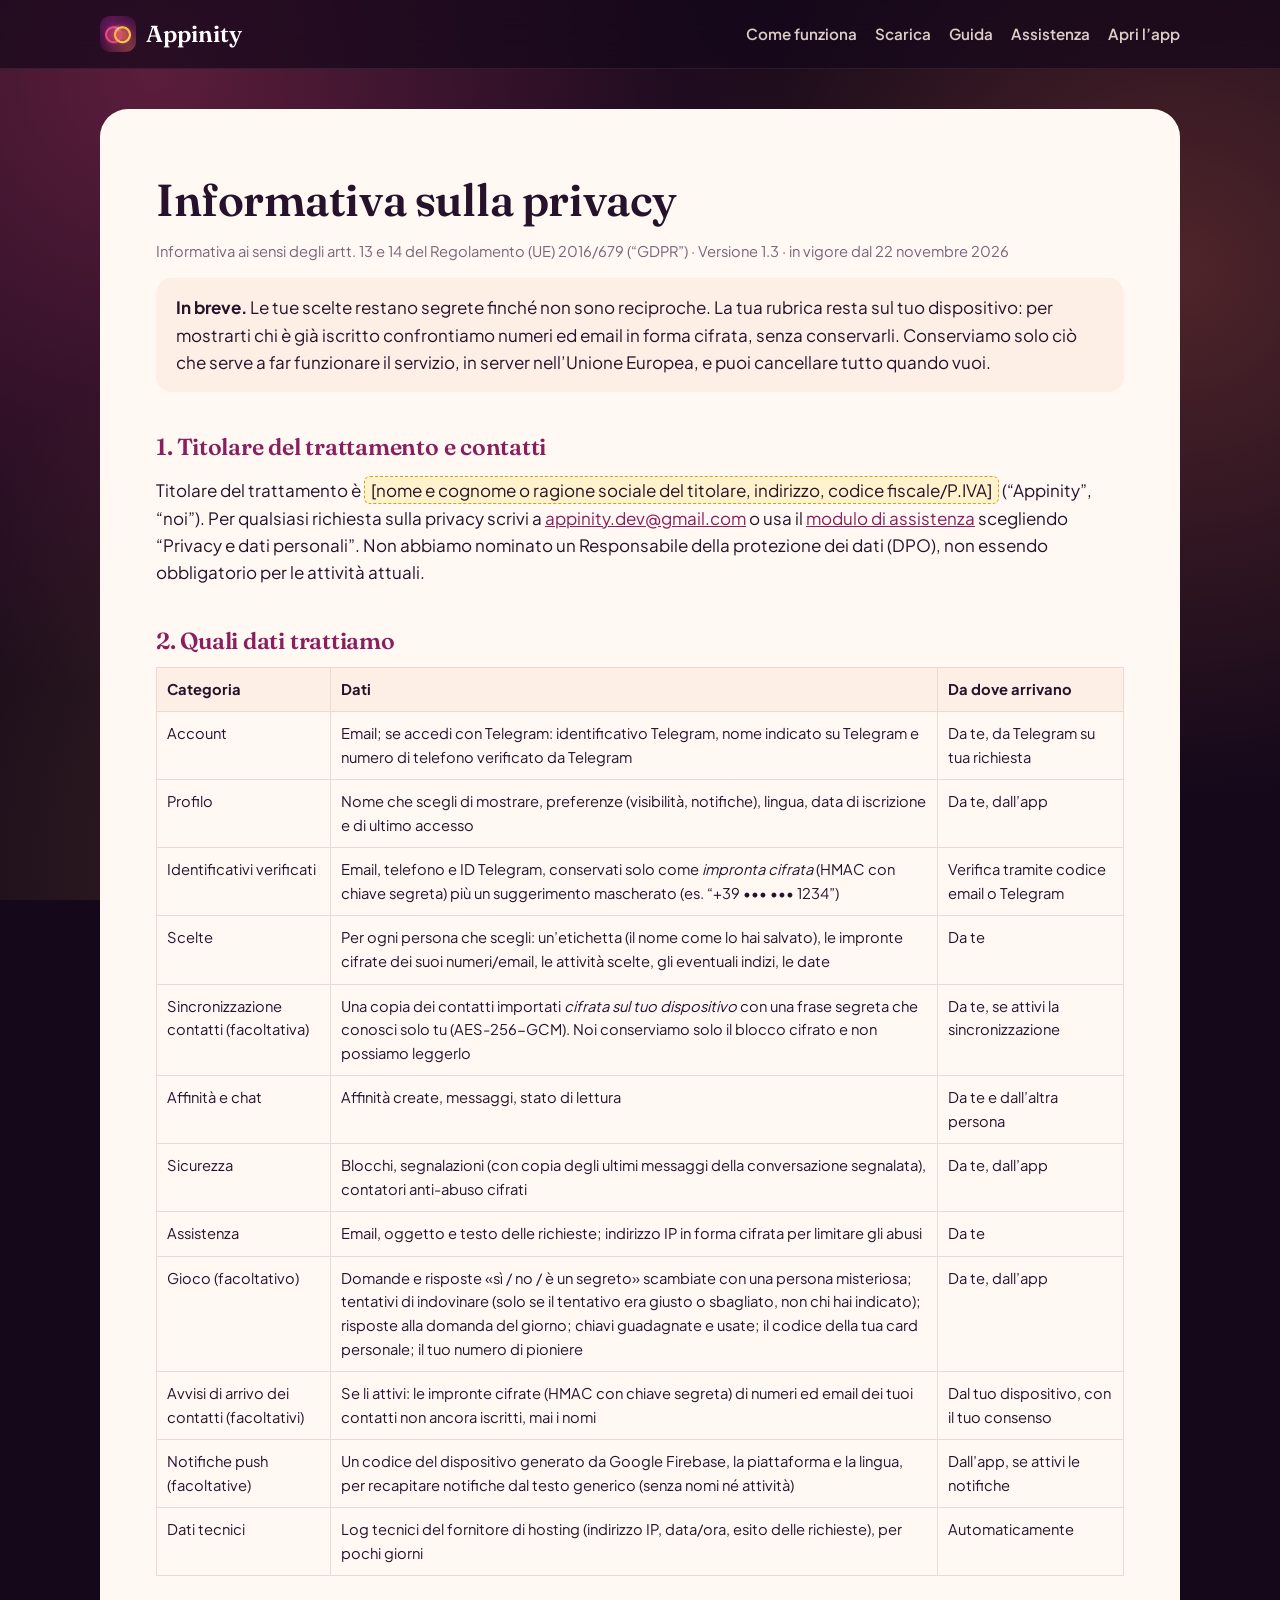
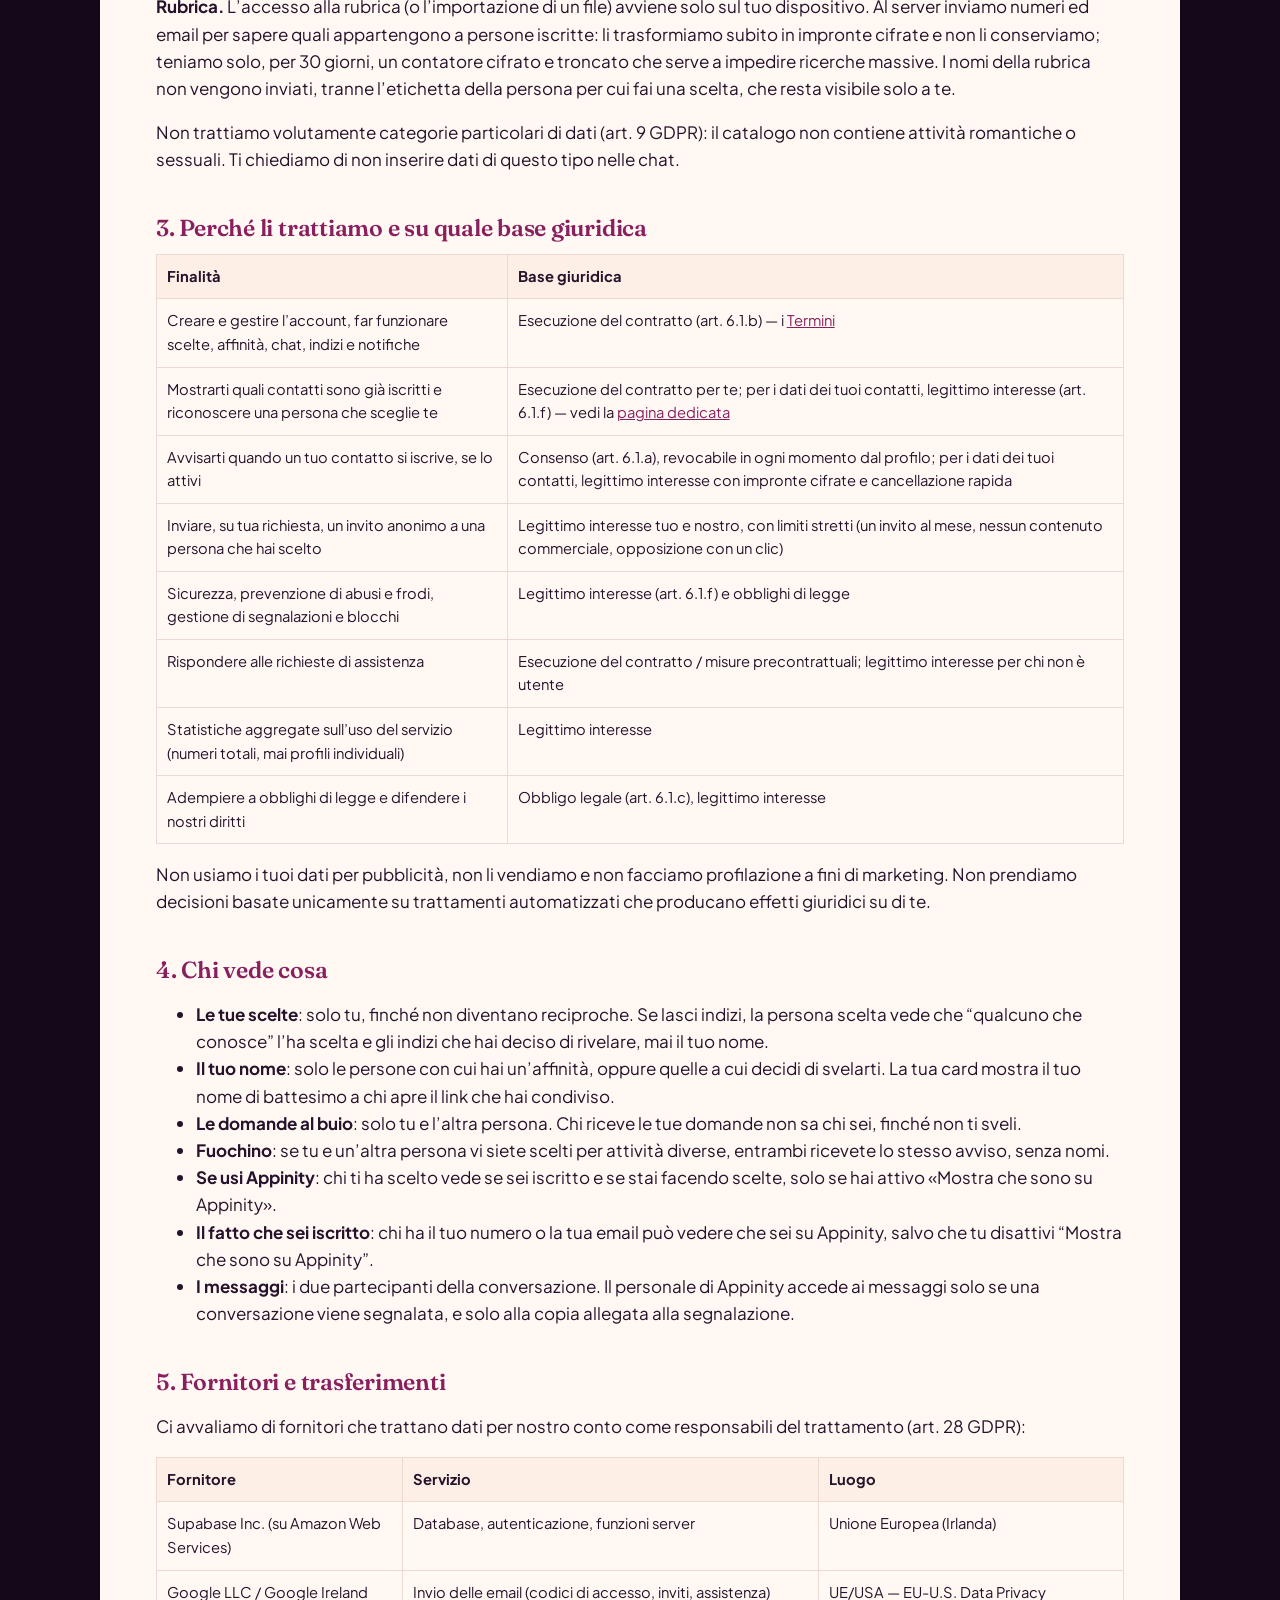
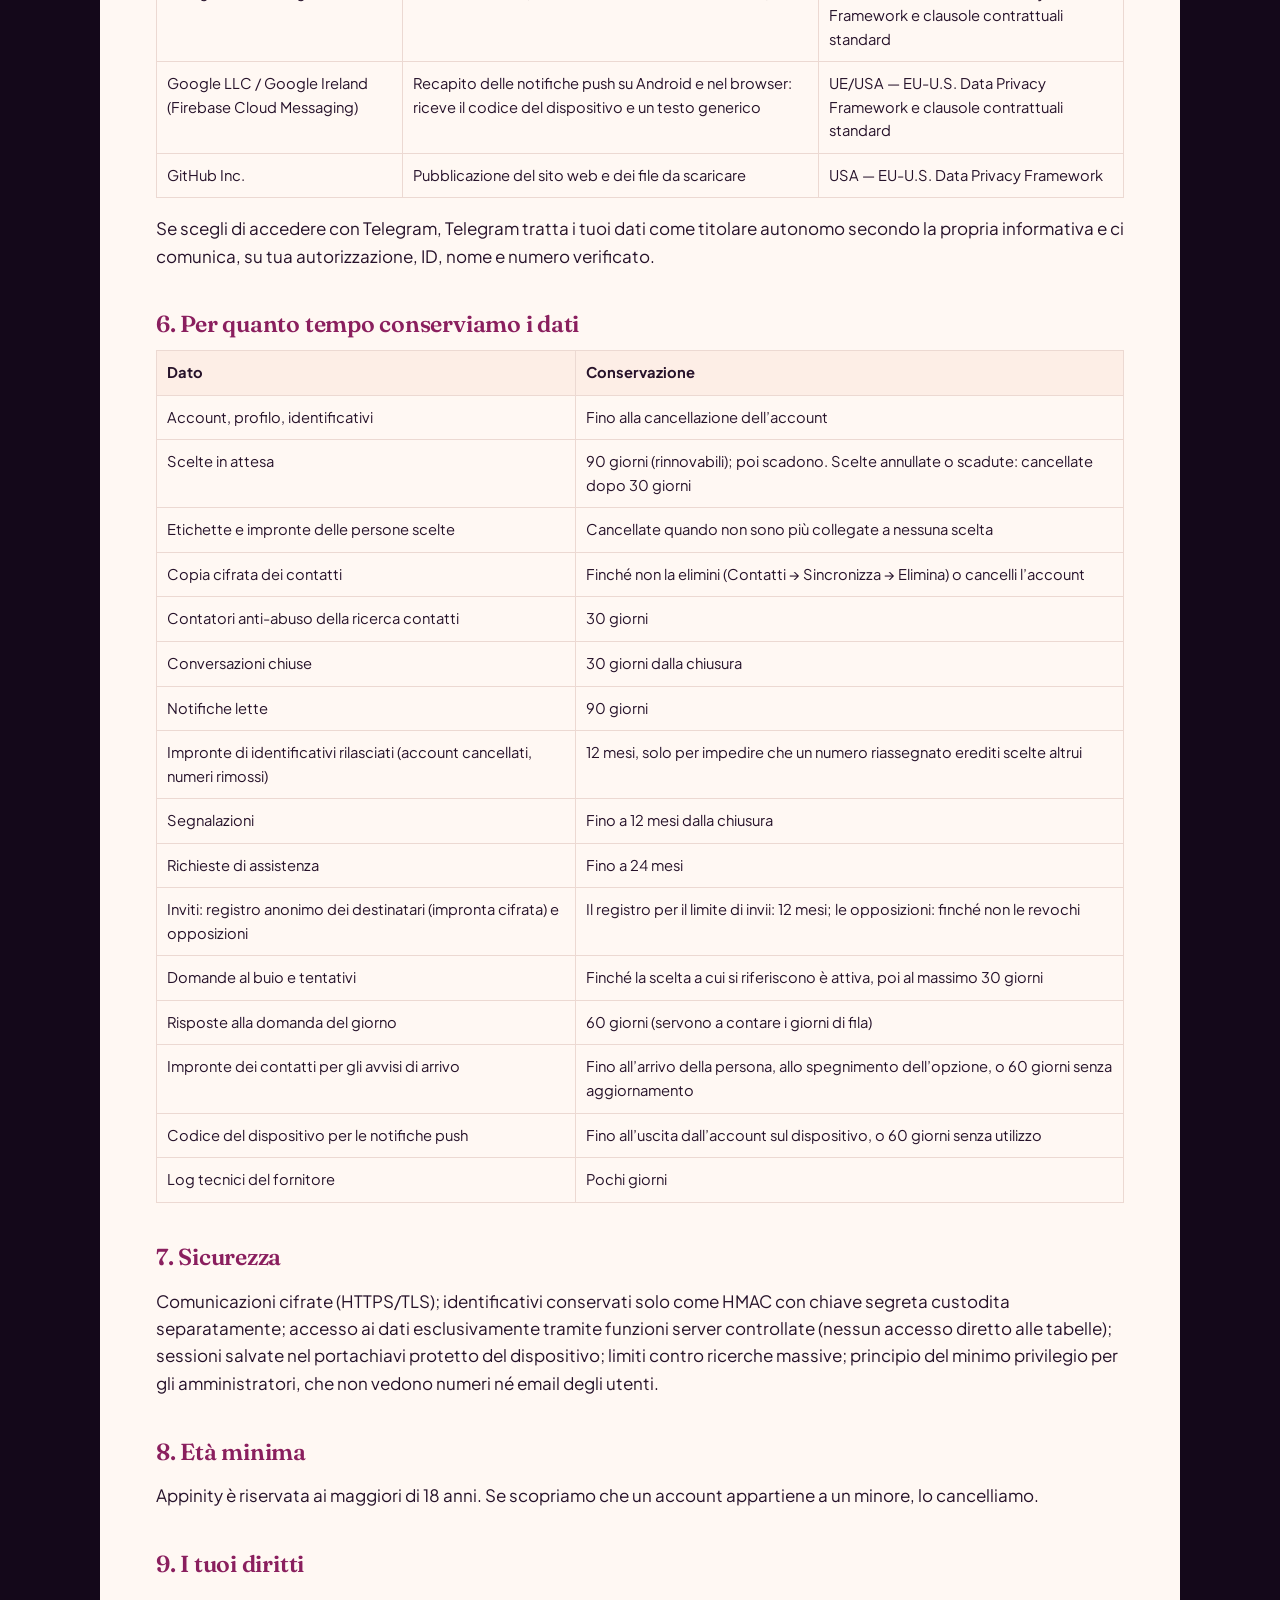
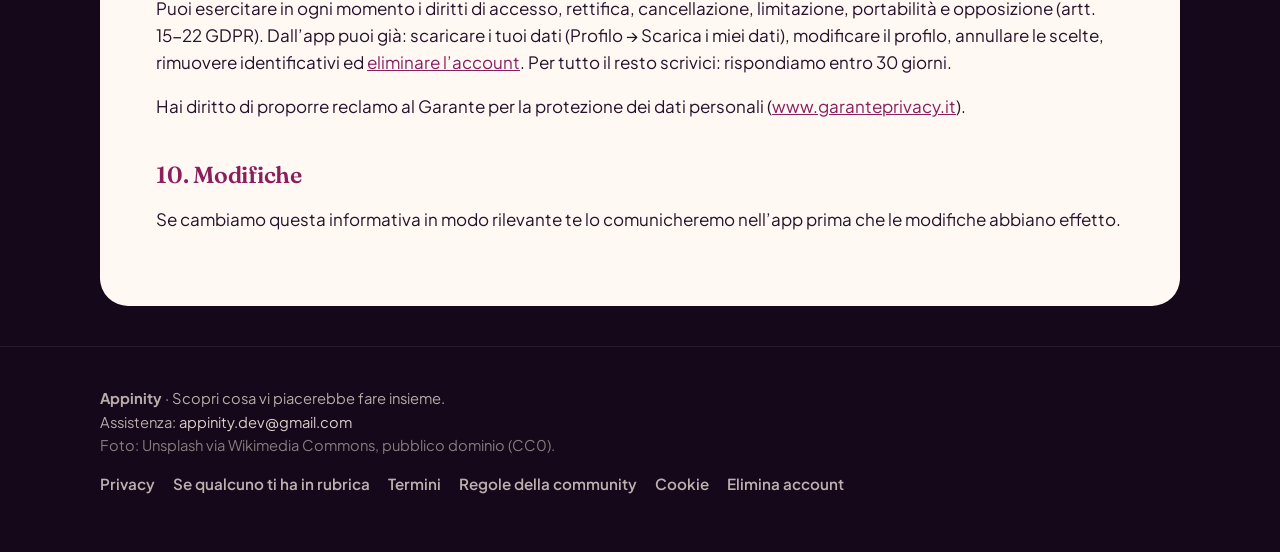
<file: privacy.html>
<!doctype html>
<html lang="it">
<head>
  <meta charset="utf-8">
  <meta name="viewport" content="width=device-width, initial-scale=1">
  <title>Informativa privacy · Appinity</title>
  <link rel="icon" href="assets/icon.png">
  <link rel="stylesheet" href="assets/style.css">
</head>
<body>
<header class="site">
  <div class="wrap">
    <a class="brand" href="./"><img src="assets/icon.png" alt="">Appinity</a>
    <nav class="links">
      <a href="./#come-funziona" class="hide-sm">Come funziona</a>
      <a href="./#scarica">Scarica</a>
      <a href="guida.html">Guida</a>
      <a href="assistenza.html" class="hide-sm">Assistenza</a>
      <a href="app/">Apri l’app</a>
    </nav>
  </div>
</header>

<main class="wrap">
<article class="doc">
  <h1>Informativa sulla privacy</h1>
  <p class="meta">Informativa ai sensi degli artt. 13 e 14 del Regolamento (UE) 2016/679 (“GDPR”) · Versione 1.3 · in vigore dal 22 novembre 2026</p>

  <div class="box">
    <strong>In breve.</strong> Le tue scelte restano segrete finché non sono reciproche. La tua rubrica resta sul tuo dispositivo:
    per mostrarti chi è già iscritto confrontiamo numeri ed email in forma cifrata, senza conservarli. Conserviamo solo ciò che
    serve a far funzionare il servizio, in server nell’Unione Europea, e puoi cancellare tutto quando vuoi.
  </div>

  <h2>1. Titolare del trattamento e contatti</h2>
  <p>Titolare del trattamento è <span class="todo">[nome e cognome o ragione sociale del titolare, indirizzo, codice fiscale/P.IVA]</span>
  (“Appinity”, “noi”). Per qualsiasi richiesta sulla privacy scrivi a <a href="mailto:appinity.dev@gmail.com">appinity.dev@gmail.com</a>
  o usa il <a href="assistenza.html">modulo di assistenza</a> scegliendo “Privacy e dati personali”.
  Non abbiamo nominato un Responsabile della protezione dei dati (DPO), non essendo obbligatorio per le attività attuali.</p>

  <h2>2. Quali dati trattiamo</h2>
  <table>
    <tr><th>Categoria</th><th>Dati</th><th>Da dove arrivano</th></tr>
    <tr><td>Account</td><td>Email; se accedi con Telegram: identificativo Telegram, nome indicato su Telegram e numero di telefono verificato da Telegram</td><td>Da te, da Telegram su tua richiesta</td></tr>
    <tr><td>Profilo</td><td>Nome che scegli di mostrare, preferenze (visibilità, notifiche), lingua, data di iscrizione e di ultimo accesso</td><td>Da te, dall’app</td></tr>
    <tr><td>Identificativi verificati</td><td>Email, telefono e ID Telegram, conservati solo come <em>impronta cifrata</em> (HMAC con chiave segreta) più un suggerimento mascherato (es. “+39 ••• ••• 1234”)</td><td>Verifica tramite codice email o Telegram</td></tr>
    <tr><td>Scelte</td><td>Per ogni persona che scegli: un’etichetta (il nome come lo hai salvato), le impronte cifrate dei suoi numeri/email, le attività scelte, gli eventuali indizi, le date</td><td>Da te</td></tr>
    <tr><td>Sincronizzazione contatti (facoltativa)</td><td>Una copia dei contatti importati <em>cifrata sul tuo dispositivo</em> con una frase segreta che conosci solo tu (AES-256-GCM). Noi conserviamo solo il blocco cifrato e non possiamo leggerlo</td><td>Da te, se attivi la sincronizzazione</td></tr>
    <tr><td>Affinità e chat</td><td>Affinità create, messaggi, stato di lettura</td><td>Da te e dall’altra persona</td></tr>
    <tr><td>Sicurezza</td><td>Blocchi, segnalazioni (con copia degli ultimi messaggi della conversazione segnalata), contatori anti-abuso cifrati</td><td>Da te, dall’app</td></tr>
    <tr><td>Assistenza</td><td>Email, oggetto e testo delle richieste; indirizzo IP in forma cifrata per limitare gli abusi</td><td>Da te</td></tr>
    <tr><td>Gioco (facoltativo)</td><td>Domande e risposte «sì / no / è un segreto» scambiate con una persona misteriosa; tentativi di indovinare (solo se il tentativo era giusto o sbagliato, non chi hai indicato); risposte alla domanda del giorno; chiavi guadagnate e usate; il codice della tua card personale; il tuo numero di pioniere</td><td>Da te, dall’app</td></tr>
    <tr><td>Avvisi di arrivo dei contatti (facoltativi)</td><td>Se li attivi: le impronte cifrate (HMAC con chiave segreta) di numeri ed email dei tuoi contatti non ancora iscritti, mai i nomi</td><td>Dal tuo dispositivo, con il tuo consenso</td></tr>
    <tr><td>Notifiche push (facoltative)</td><td>Un codice del dispositivo generato da Google Firebase, la piattaforma e la lingua, per recapitare notifiche dal testo generico (senza nomi né attività)</td><td>Dall’app, se attivi le notifiche</td></tr>
    <tr><td>Dati tecnici</td><td>Log tecnici del fornitore di hosting (indirizzo IP, data/ora, esito delle richieste), per pochi giorni</td><td>Automaticamente</td></tr>
  </table>
  <p><strong>Rubrica.</strong> L’accesso alla rubrica (o l’importazione di un file) avviene solo sul tuo dispositivo. Al server inviamo numeri
  ed email per sapere quali appartengono a persone iscritte: li trasformiamo subito in impronte cifrate e non li conserviamo; teniamo solo,
  per 30 giorni, un contatore cifrato e troncato che serve a impedire ricerche massive. I nomi della rubrica non vengono inviati, tranne
  l’etichetta della persona per cui fai una scelta, che resta visibile solo a te.</p>
  <p>Non trattiamo volutamente categorie particolari di dati (art. 9 GDPR): il catalogo non contiene attività romantiche o sessuali.
  Ti chiediamo di non inserire dati di questo tipo nelle chat.</p>

  <h2>3. Perché li trattiamo e su quale base giuridica</h2>
  <table>
    <tr><th>Finalità</th><th>Base giuridica</th></tr>
    <tr><td>Creare e gestire l’account, far funzionare scelte, affinità, chat, indizi e notifiche</td><td>Esecuzione del contratto (art. 6.1.b) — i <a href="termini.html">Termini</a></td></tr>
    <tr><td>Mostrarti quali contatti sono già iscritti e riconoscere una persona che sceglie te</td><td>Esecuzione del contratto per te; per i dati dei tuoi contatti, legittimo interesse (art. 6.1.f) — vedi la <a href="informativa-contatti.html">pagina dedicata</a></td></tr>
    <tr><td>Avvisarti quando un tuo contatto si iscrive, se lo attivi</td><td>Consenso (art. 6.1.a), revocabile in ogni momento dal profilo; per i dati dei tuoi contatti, legittimo interesse con impronte cifrate e cancellazione rapida</td></tr>
    <tr><td>Inviare, su tua richiesta, un invito anonimo a una persona che hai scelto</td><td>Legittimo interesse tuo e nostro, con limiti stretti (un invito al mese, nessun contenuto commerciale, opposizione con un clic)</td></tr>
    <tr><td>Sicurezza, prevenzione di abusi e frodi, gestione di segnalazioni e blocchi</td><td>Legittimo interesse (art. 6.1.f) e obblighi di legge</td></tr>
    <tr><td>Rispondere alle richieste di assistenza</td><td>Esecuzione del contratto / misure precontrattuali; legittimo interesse per chi non è utente</td></tr>
    <tr><td>Statistiche aggregate sull’uso del servizio (numeri totali, mai profili individuali)</td><td>Legittimo interesse</td></tr>
    <tr><td>Adempiere a obblighi di legge e difendere i nostri diritti</td><td>Obbligo legale (art. 6.1.c), legittimo interesse</td></tr>
  </table>
  <p>Non usiamo i tuoi dati per pubblicità, non li vendiamo e non facciamo profilazione a fini di marketing.
  Non prendiamo decisioni basate unicamente su trattamenti automatizzati che producano effetti giuridici su di te.</p>

  <h2>4. Chi vede cosa</h2>
  <ul>
    <li><strong>Le tue scelte</strong>: solo tu, finché non diventano reciproche. Se lasci indizi, la persona scelta vede che “qualcuno che conosce” l’ha scelta e gli indizi che hai deciso di rivelare, mai il tuo nome.</li>
    <li><strong>Il tuo nome</strong>: solo le persone con cui hai un’affinità, oppure quelle a cui decidi di svelarti. La tua card mostra il tuo nome di battesimo a chi apre il link che hai condiviso.</li>
    <li><strong>Le domande al buio</strong>: solo tu e l’altra persona. Chi riceve le tue domande non sa chi sei, finché non ti sveli.</li>
    <li><strong>Fuochino</strong>: se tu e un’altra persona vi siete scelti per attività diverse, entrambi ricevete lo stesso avviso, senza nomi.</li>
    <li><strong>Se usi Appinity</strong>: chi ti ha scelto vede se sei iscritto e se stai facendo scelte, solo se hai attivo «Mostra che sono su Appinity».</li>
    <li><strong>Il fatto che sei iscritto</strong>: chi ha il tuo numero o la tua email può vedere che sei su Appinity, salvo che tu disattivi “Mostra che sono su Appinity”.</li>
    <li><strong>I messaggi</strong>: i due partecipanti della conversazione. Il personale di Appinity accede ai messaggi solo se una conversazione viene segnalata, e solo alla copia allegata alla segnalazione.</li>
  </ul>

  <h2>5. Fornitori e trasferimenti</h2>
  <p>Ci avvaliamo di fornitori che trattano dati per nostro conto come responsabili del trattamento (art. 28 GDPR):</p>
  <table>
    <tr><th>Fornitore</th><th>Servizio</th><th>Luogo</th></tr>
    <tr><td>Supabase Inc. (su Amazon Web Services)</td><td>Database, autenticazione, funzioni server</td><td>Unione Europea (Irlanda)</td></tr>
    <tr><td>Google LLC / Google Ireland</td><td>Invio delle email (codici di accesso, inviti, assistenza)</td><td>UE/USA — EU-U.S. Data Privacy Framework e clausole contrattuali standard</td></tr>
    <tr><td>Google LLC / Google Ireland (Firebase Cloud Messaging)</td><td>Recapito delle notifiche push su Android e nel browser: riceve il codice del dispositivo e un testo generico</td><td>UE/USA — EU-U.S. Data Privacy Framework e clausole contrattuali standard</td></tr>
    <tr><td>GitHub Inc.</td><td>Pubblicazione del sito web e dei file da scaricare</td><td>USA — EU-U.S. Data Privacy Framework</td></tr>
  </table>
  <p>Se scegli di accedere con Telegram, Telegram tratta i tuoi dati come titolare autonomo secondo la propria informativa e ci comunica,
  su tua autorizzazione, ID, nome e numero verificato.</p>

  <h2>6. Per quanto tempo conserviamo i dati</h2>
  <table>
    <tr><th>Dato</th><th>Conservazione</th></tr>
    <tr><td>Account, profilo, identificativi</td><td>Fino alla cancellazione dell’account</td></tr>
    <tr><td>Scelte in attesa</td><td>90 giorni (rinnovabili); poi scadono. Scelte annullate o scadute: cancellate dopo 30 giorni</td></tr>
    <tr><td>Etichette e impronte delle persone scelte</td><td>Cancellate quando non sono più collegate a nessuna scelta</td></tr>
    <tr><td>Copia cifrata dei contatti</td><td>Finché non la elimini (Contatti → Sincronizza → Elimina) o cancelli l’account</td></tr>
    <tr><td>Contatori anti-abuso della ricerca contatti</td><td>30 giorni</td></tr>
    <tr><td>Conversazioni chiuse</td><td>30 giorni dalla chiusura</td></tr>
    <tr><td>Notifiche lette</td><td>90 giorni</td></tr>
    <tr><td>Impronte di identificativi rilasciati (account cancellati, numeri rimossi)</td><td>12 mesi, solo per impedire che un numero riassegnato erediti scelte altrui</td></tr>
    <tr><td>Segnalazioni</td><td>Fino a 12 mesi dalla chiusura</td></tr>
    <tr><td>Richieste di assistenza</td><td>Fino a 24 mesi</td></tr>
    <tr><td>Inviti: registro anonimo dei destinatari (impronta cifrata) e opposizioni</td><td>Il registro per il limite di invii: 12 mesi; le opposizioni: finché non le revochi</td></tr>
    <tr><td>Domande al buio e tentativi</td><td>Finché la scelta a cui si riferiscono è attiva, poi al massimo 30 giorni</td></tr>
    <tr><td>Risposte alla domanda del giorno</td><td>60 giorni (servono a contare i giorni di fila)</td></tr>
    <tr><td>Impronte dei contatti per gli avvisi di arrivo</td><td>Fino all’arrivo della persona, allo spegnimento dell’opzione, o 60 giorni senza aggiornamento</td></tr>
    <tr><td>Codice del dispositivo per le notifiche push</td><td>Fino all’uscita dall’account sul dispositivo, o 60 giorni senza utilizzo</td></tr>
    <tr><td>Log tecnici del fornitore</td><td>Pochi giorni</td></tr>
  </table>

  <h2>7. Sicurezza</h2>
  <p>Comunicazioni cifrate (HTTPS/TLS); identificativi conservati solo come HMAC con chiave segreta custodita separatamente; accesso ai dati
  esclusivamente tramite funzioni server controllate (nessun accesso diretto alle tabelle); sessioni salvate nel portachiavi protetto del
  dispositivo; limiti contro ricerche massive; principio del minimo privilegio per gli amministratori, che non vedono numeri né email degli utenti.</p>

  <h2>8. Età minima</h2>
  <p>Appinity è riservata ai maggiori di 18 anni. Se scopriamo che un account appartiene a un minore, lo cancelliamo.</p>

  <h2>9. I tuoi diritti</h2>
  <p>Puoi esercitare in ogni momento i diritti di accesso, rettifica, cancellazione, limitazione, portabilità e opposizione (artt. 15-22 GDPR).
  Dall’app puoi già: scaricare i tuoi dati (Profilo → Scarica i miei dati), modificare il profilo, annullare le scelte, rimuovere
  identificativi ed <a href="elimina-account.html">eliminare l’account</a>. Per tutto il resto scrivici: rispondiamo entro 30 giorni.</p>
  <p>Hai diritto di proporre reclamo al Garante per la protezione dei dati personali (<a href="https://www.garanteprivacy.it">www.garanteprivacy.it</a>).</p>

  <h2>10. Modifiche</h2>
  <p>Se cambiamo questa informativa in modo rilevante te lo comunicheremo nell’app prima che le modifiche abbiano effetto.</p>
</article>
</main>
<footer class="site">
  <div class="wrap">
    <div>
      <strong>Appinity</strong> · Scopri cosa vi piacerebbe fare insieme.<br>
      Assistenza: <a href="mailto:appinity.dev@gmail.com">appinity.dev@gmail.com</a><br>
      <span style="opacity:.7">Foto: Unsplash via Wikimedia Commons, pubblico dominio (CC0).</span>
    </div>
    <nav class="links">
      <a href="privacy.html">Privacy</a>
      <a href="informativa-contatti.html">Se qualcuno ti ha in rubrica</a>
      <a href="termini.html">Termini</a>
      <a href="regole.html">Regole della community</a>
      <a href="cookie.html">Cookie</a>
      <a href="elimina-account.html">Elimina account</a>
    </nav>
  </div>
</footer>

</body>
</html>
</file>
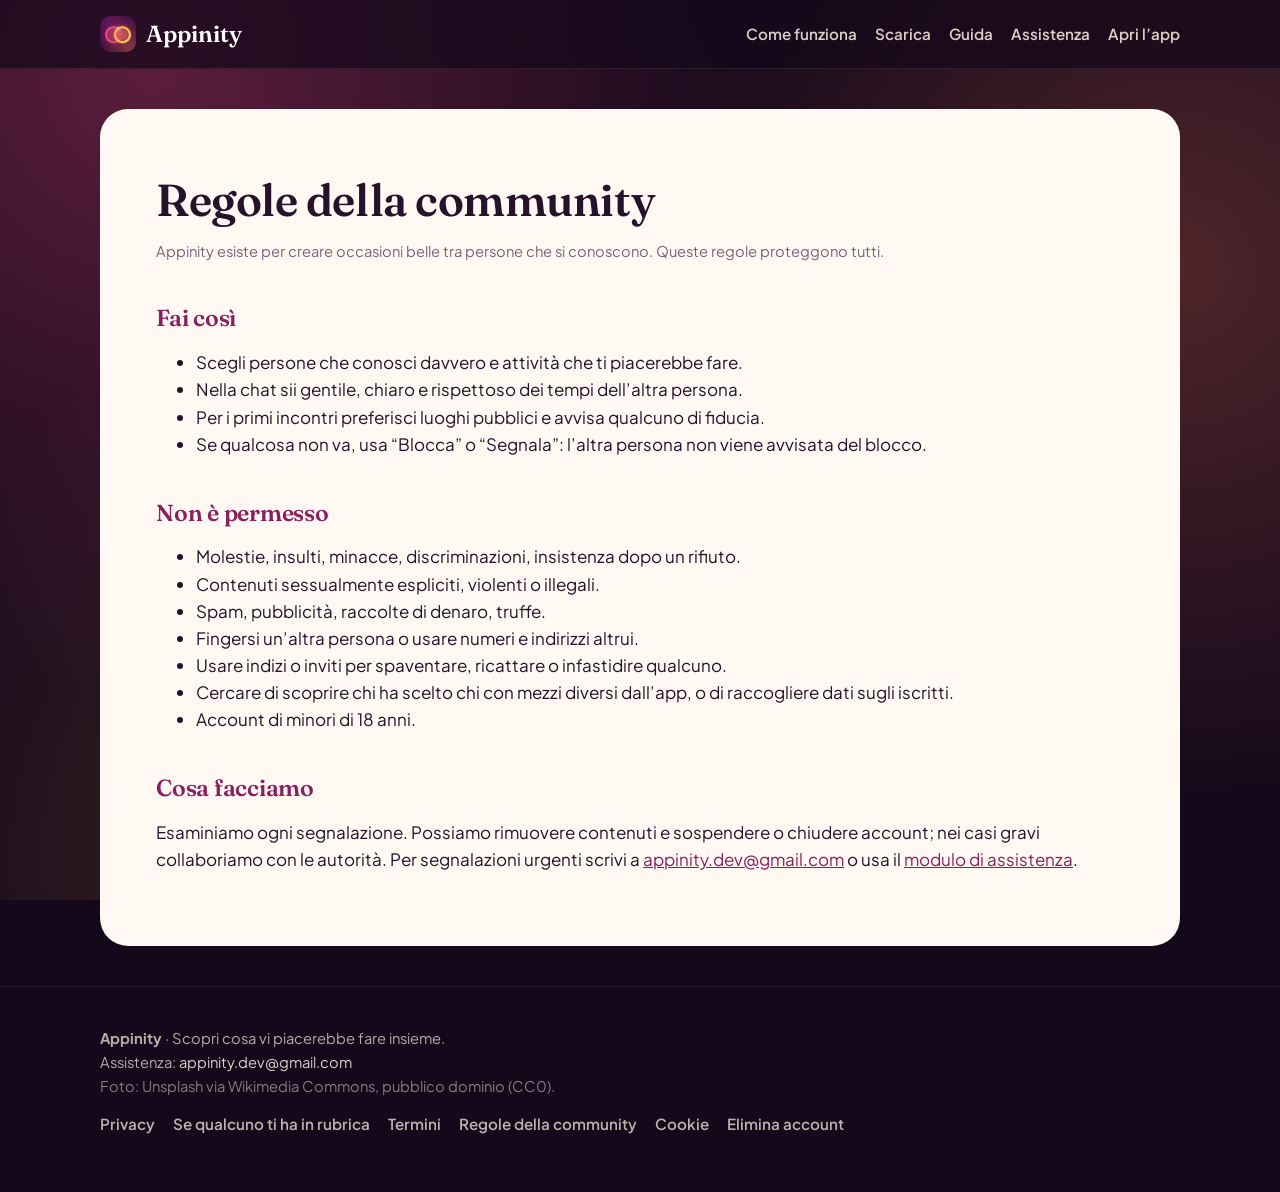
<file: regole.html>
<!doctype html>
<html lang="it">
<head>
  <meta charset="utf-8">
  <meta name="viewport" content="width=device-width, initial-scale=1">
  <title>Regole della community · Appinity</title>
  <link rel="icon" href="assets/icon.png">
  <link rel="stylesheet" href="assets/style.css">
</head>
<body>
<header class="site">
  <div class="wrap">
    <a class="brand" href="./"><img src="assets/icon.png" alt="">Appinity</a>
    <nav class="links">
      <a href="./#come-funziona" class="hide-sm">Come funziona</a>
      <a href="./#scarica">Scarica</a>
      <a href="guida.html">Guida</a>
      <a href="assistenza.html" class="hide-sm">Assistenza</a>
      <a href="app/">Apri l’app</a>
    </nav>
  </div>
</header>

<main class="wrap">
<article class="doc">
  <h1>Regole della community</h1>
  <p class="meta">Appinity esiste per creare occasioni belle tra persone che si conoscono. Queste regole proteggono tutti.</p>

  <h2>Fai così</h2>
  <ul>
    <li>Scegli persone che conosci davvero e attività che ti piacerebbe fare.</li>
    <li>Nella chat sii gentile, chiaro e rispettoso dei tempi dell’altra persona.</li>
    <li>Per i primi incontri preferisci luoghi pubblici e avvisa qualcuno di fiducia.</li>
    <li>Se qualcosa non va, usa “Blocca” o “Segnala”: l’altra persona non viene avvisata del blocco.</li>
  </ul>

  <h2>Non è permesso</h2>
  <ul>
    <li>Molestie, insulti, minacce, discriminazioni, insistenza dopo un rifiuto.</li>
    <li>Contenuti sessualmente espliciti, violenti o illegali.</li>
    <li>Spam, pubblicità, raccolte di denaro, truffe.</li>
    <li>Fingersi un’altra persona o usare numeri e indirizzi altrui.</li>
    <li>Usare indizi o inviti per spaventare, ricattare o infastidire qualcuno.</li>
    <li>Cercare di scoprire chi ha scelto chi con mezzi diversi dall’app, o di raccogliere dati sugli iscritti.</li>
    <li>Account di minori di 18 anni.</li>
  </ul>

  <h2>Cosa facciamo</h2>
  <p>Esaminiamo ogni segnalazione. Possiamo rimuovere contenuti e sospendere o chiudere account; nei casi gravi collaboriamo con le autorità.
  Per segnalazioni urgenti scrivi a <a href="mailto:appinity.dev@gmail.com">appinity.dev@gmail.com</a> o usa il
  <a href="assistenza.html">modulo di assistenza</a>.</p>
</article>
</main>
<footer class="site">
  <div class="wrap">
    <div>
      <strong>Appinity</strong> · Scopri cosa vi piacerebbe fare insieme.<br>
      Assistenza: <a href="mailto:appinity.dev@gmail.com">appinity.dev@gmail.com</a><br>
      <span style="opacity:.7">Foto: Unsplash via Wikimedia Commons, pubblico dominio (CC0).</span>
    </div>
    <nav class="links">
      <a href="privacy.html">Privacy</a>
      <a href="informativa-contatti.html">Se qualcuno ti ha in rubrica</a>
      <a href="termini.html">Termini</a>
      <a href="regole.html">Regole della community</a>
      <a href="cookie.html">Cookie</a>
      <a href="elimina-account.html">Elimina account</a>
    </nav>
  </div>
</footer>

</body>
</html>
</file>
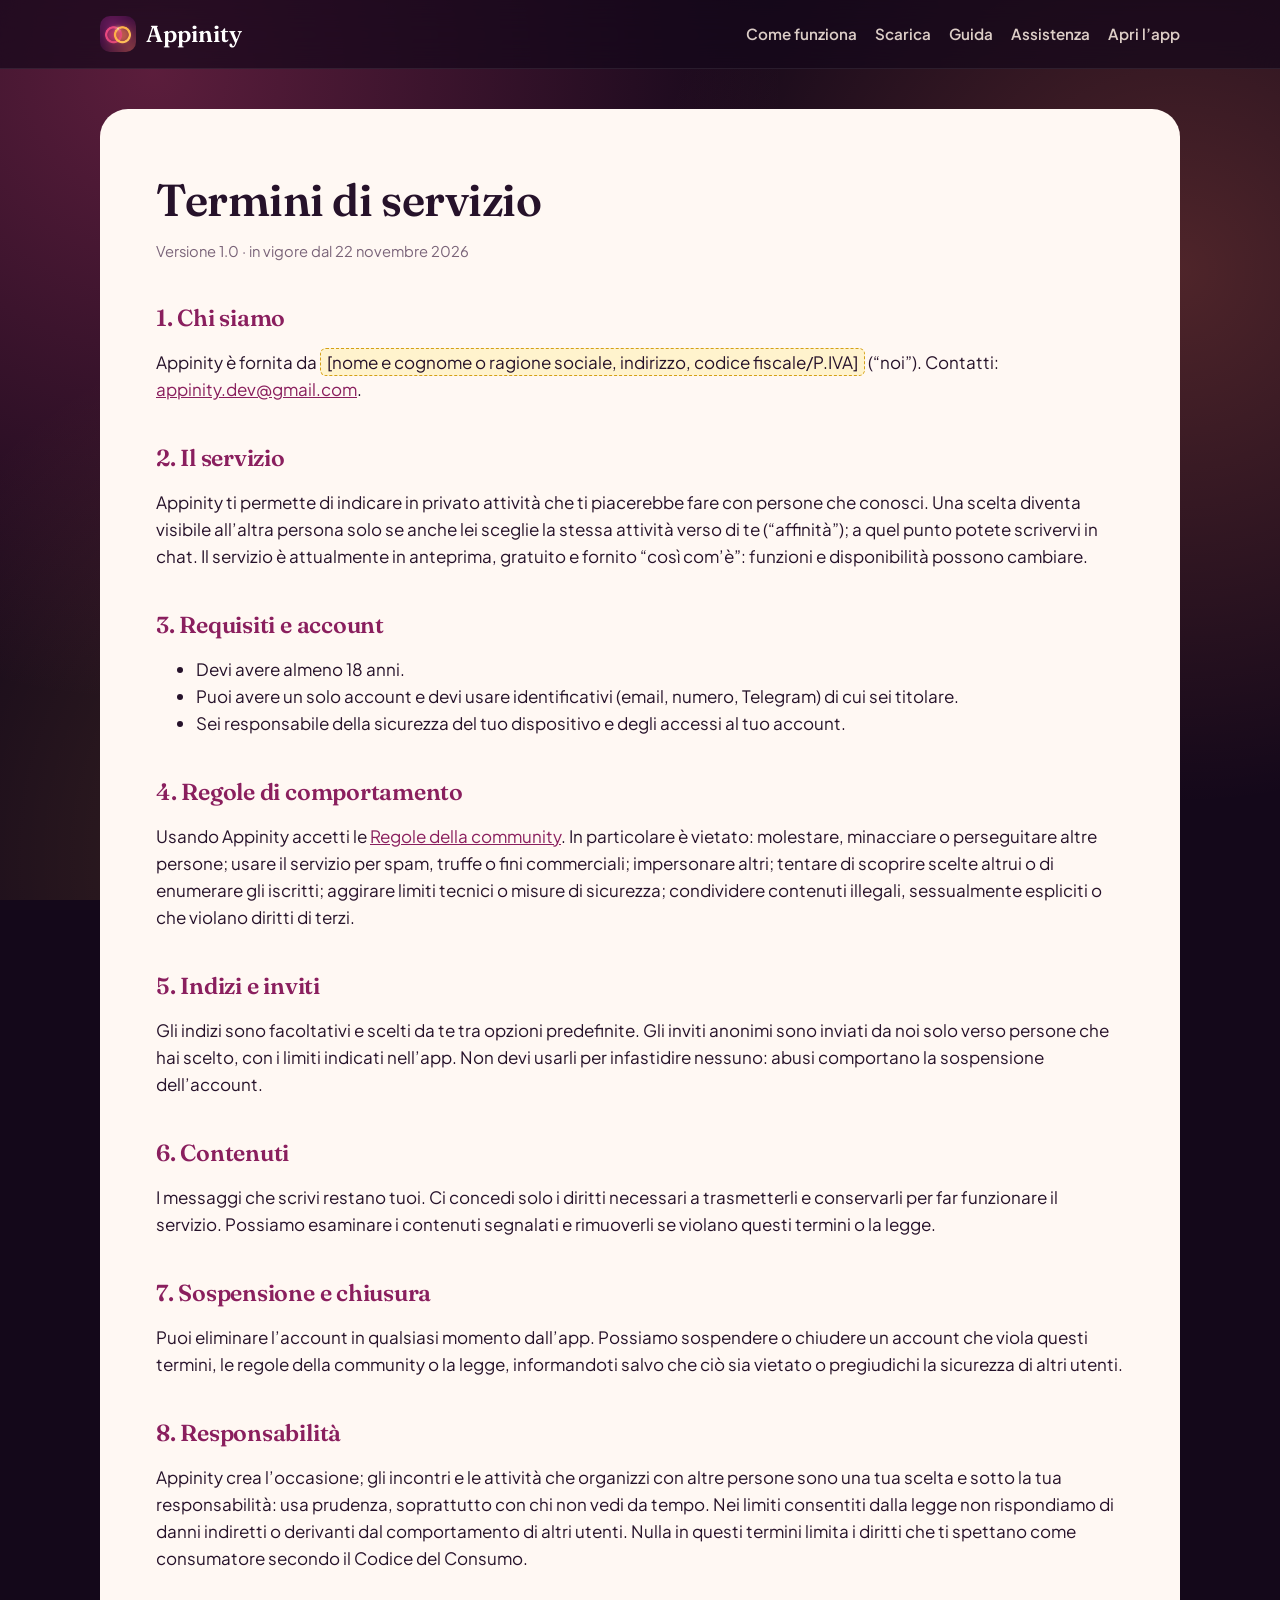
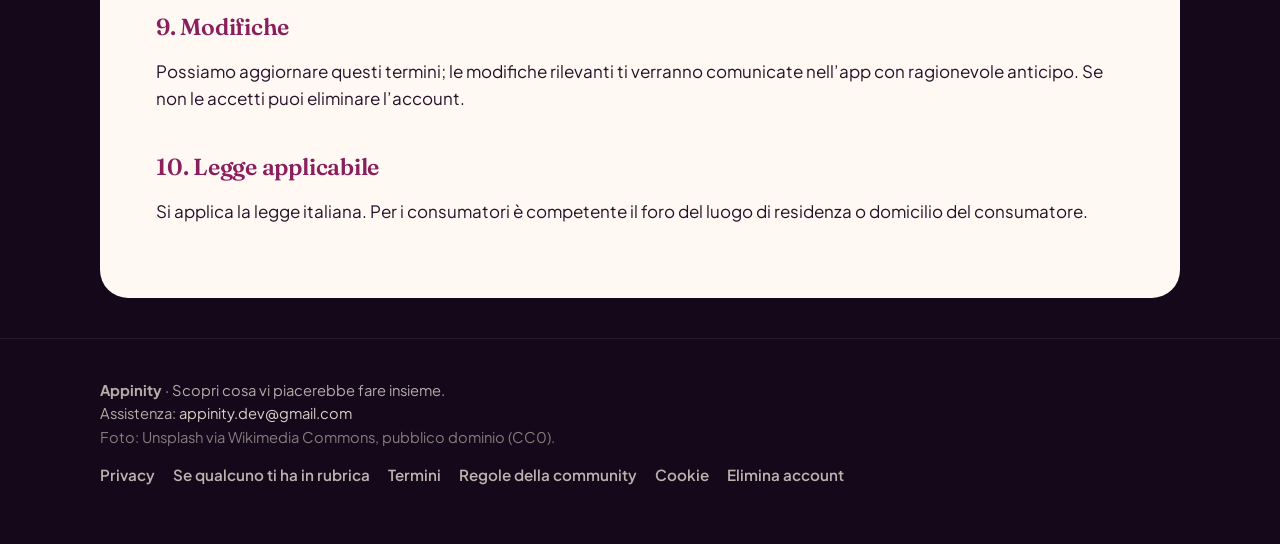
<file: termini.html>
<!doctype html>
<html lang="it">
<head>
  <meta charset="utf-8">
  <meta name="viewport" content="width=device-width, initial-scale=1">
  <title>Termini di servizio · Appinity</title>
  <link rel="icon" href="assets/icon.png">
  <link rel="stylesheet" href="assets/style.css">
</head>
<body>
<header class="site">
  <div class="wrap">
    <a class="brand" href="./"><img src="assets/icon.png" alt="">Appinity</a>
    <nav class="links">
      <a href="./#come-funziona" class="hide-sm">Come funziona</a>
      <a href="./#scarica">Scarica</a>
      <a href="guida.html">Guida</a>
      <a href="assistenza.html" class="hide-sm">Assistenza</a>
      <a href="app/">Apri l’app</a>
    </nav>
  </div>
</header>

<main class="wrap">
<article class="doc">
  <h1>Termini di servizio</h1>
  <p class="meta">Versione 1.0 · in vigore dal 22 novembre 2026</p>

  <h2>1. Chi siamo</h2>
  <p>Appinity è fornita da <span class="todo">[nome e cognome o ragione sociale, indirizzo, codice fiscale/P.IVA]</span> (“noi”).
  Contatti: <a href="mailto:appinity.dev@gmail.com">appinity.dev@gmail.com</a>.</p>

  <h2>2. Il servizio</h2>
  <p>Appinity ti permette di indicare in privato attività che ti piacerebbe fare con persone che conosci. Una scelta diventa visibile
  all’altra persona solo se anche lei sceglie la stessa attività verso di te (“affinità”); a quel punto potete scrivervi in chat.
  Il servizio è attualmente in anteprima, gratuito e fornito “così com’è”: funzioni e disponibilità possono cambiare.</p>

  <h2>3. Requisiti e account</h2>
  <ul>
    <li>Devi avere almeno 18 anni.</li>
    <li>Puoi avere un solo account e devi usare identificativi (email, numero, Telegram) di cui sei titolare.</li>
    <li>Sei responsabile della sicurezza del tuo dispositivo e degli accessi al tuo account.</li>
  </ul>

  <h2>4. Regole di comportamento</h2>
  <p>Usando Appinity accetti le <a href="regole.html">Regole della community</a>. In particolare è vietato: molestare, minacciare o
  perseguitare altre persone; usare il servizio per spam, truffe o fini commerciali; impersonare altri; tentare di scoprire scelte altrui
  o di enumerare gli iscritti; aggirare limiti tecnici o misure di sicurezza; condividere contenuti illegali, sessualmente espliciti o
  che violano diritti di terzi.</p>

  <h2>5. Indizi e inviti</h2>
  <p>Gli indizi sono facoltativi e scelti da te tra opzioni predefinite. Gli inviti anonimi sono inviati da noi solo verso persone che hai
  scelto, con i limiti indicati nell’app. Non devi usarli per infastidire nessuno: abusi comportano la sospensione dell’account.</p>

  <h2>6. Contenuti</h2>
  <p>I messaggi che scrivi restano tuoi. Ci concedi solo i diritti necessari a trasmetterli e conservarli per far funzionare il servizio.
  Possiamo esaminare i contenuti segnalati e rimuoverli se violano questi termini o la legge.</p>

  <h2>7. Sospensione e chiusura</h2>
  <p>Puoi eliminare l’account in qualsiasi momento dall’app. Possiamo sospendere o chiudere un account che viola questi termini, le regole
  della community o la legge, informandoti salvo che ciò sia vietato o pregiudichi la sicurezza di altri utenti.</p>

  <h2>8. Responsabilità</h2>
  <p>Appinity crea l’occasione; gli incontri e le attività che organizzi con altre persone sono una tua scelta e sotto la tua responsabilità:
  usa prudenza, soprattutto con chi non vedi da tempo. Nei limiti consentiti dalla legge non rispondiamo di danni indiretti o derivanti
  dal comportamento di altri utenti. Nulla in questi termini limita i diritti che ti spettano come consumatore secondo il Codice del Consumo.</p>

  <h2>9. Modifiche</h2>
  <p>Possiamo aggiornare questi termini; le modifiche rilevanti ti verranno comunicate nell’app con ragionevole anticipo. Se non le accetti
  puoi eliminare l’account.</p>

  <h2>10. Legge applicabile</h2>
  <p>Si applica la legge italiana. Per i consumatori è competente il foro del luogo di residenza o domicilio del consumatore.</p>
</article>
</main>
<footer class="site">
  <div class="wrap">
    <div>
      <strong>Appinity</strong> · Scopri cosa vi piacerebbe fare insieme.<br>
      Assistenza: <a href="mailto:appinity.dev@gmail.com">appinity.dev@gmail.com</a><br>
      <span style="opacity:.7">Foto: Unsplash via Wikimedia Commons, pubblico dominio (CC0).</span>
    </div>
    <nav class="links">
      <a href="privacy.html">Privacy</a>
      <a href="informativa-contatti.html">Se qualcuno ti ha in rubrica</a>
      <a href="termini.html">Termini</a>
      <a href="regole.html">Regole della community</a>
      <a href="cookie.html">Cookie</a>
      <a href="elimina-account.html">Elimina account</a>
    </nav>
  </div>
</footer>

</body>
</html>
</file>
<file: assets/style.css>
@font-face { font-family: "Fraunces"; src: url("fonts/Fraunces.ttf") format("truetype"); font-weight: 100 900; font-display: swap; }
@font-face { font-family: "Jakarta"; src: url("fonts/PlusJakartaSans.ttf") format("truetype"); font-weight: 200 800; font-display: swap; }

:root {
  --night: #14081a; --aubergine: #2a0f2e; --plum: #4b1450; --wine: #8a1f5e;
  --rose: #e0457b; --coral: #ff7a59; --amber: #ffb547; --gold: #f2c77b;
  --champagne: #fff1e6; --cream: #fff8f3; --ink: #26122a; --muted: #7a6479;
  --sunset: linear-gradient(135deg, #5b1350 0%, #c2306b 45%, #ff7a59 80%, #ffb547 100%);
  --button: linear-gradient(90deg, #d6336c, #ff7a59, #ffa24c);
  --radius: 24px;
}

* { box-sizing: border-box; }
html { scroll-behavior: smooth; }
body {
  margin: 0; font-family: "Jakarta", "Segoe UI", Roboto, Arial, sans-serif; font-size: 17px; line-height: 1.6;
  color: var(--champagne); background: var(--night);
  background-image:
    radial-gradient(circle at 12% 8%, rgba(224, 69, 123, .35), transparent 45%),
    radial-gradient(circle at 92% 30%, rgba(255, 122, 89, .25), transparent 40%),
    radial-gradient(circle at 30% 95%, rgba(255, 181, 71, .18), transparent 45%);
  background-attachment: fixed;
}
a { color: var(--gold); }
img { max-width: 100%; }
h1, h2, h3 { font-family: "Fraunces", Georgia, serif; font-weight: 600; line-height: 1.15; letter-spacing: -.01em; }
h1 { font-size: clamp(2.3rem, 6vw, 4rem); margin: .2em 0 .3em; }
h2 { font-size: clamp(1.7rem, 4vw, 2.5rem); margin: 0 0 .4em; }
h3 { font-size: 1.35rem; margin: 0 0 .3em; }

.wrap { width: min(1080px, 100% - 32px); margin: 0 auto; }
.narrow { width: min(760px, 100% - 32px); margin: 0 auto; }

header.site { position: sticky; top: 0; z-index: 10; backdrop-filter: blur(16px); background: rgba(20, 8, 26, .7); border-bottom: 1px solid rgba(255,255,255,.08); }
header.site .wrap { display: flex; align-items: center; justify-content: space-between; height: 68px; gap: 16px; }
.brand { display: flex; align-items: center; gap: 10px; text-decoration: none; color: #fff; font-family: "Fraunces", serif; font-size: 1.45rem; font-weight: 600; }
.brand img { width: 36px; height: 36px; border-radius: 10px; }
nav.links { display: flex; gap: 18px; flex-wrap: wrap; }
nav.links a { color: var(--champagne); text-decoration: none; font-weight: 600; font-size: .95rem; opacity: .85; }
nav.links a:hover { opacity: 1; color: var(--gold); }
@media (max-width: 720px) { nav.links .hide-sm { display: none; } }

.btn { display: inline-flex; align-items: center; justify-content: center; gap: 10px; padding: 16px 28px; border-radius: 40px; font-weight: 700; text-decoration: none; border: 0; cursor: pointer; font-size: 1rem; font-family: inherit; transition: transform .15s ease, box-shadow .2s ease; }
.btn:hover { transform: translateY(-2px); }
.btn.primary { background: var(--button); color: #fff; box-shadow: 0 12px 30px -8px rgba(224, 69, 123, .65); }
.btn.ghost { background: rgba(255,255,255,.08); color: #fff; border: 1px solid rgba(255,255,255,.18); }
.btn.light { background: #fff; color: var(--wine); }
.btn small { display: block; font-weight: 500; opacity: .8; font-size: .78rem; }

.hero { padding: 72px 0 48px; text-align: center; }
.hero p.lead { font-size: 1.2rem; max-width: 640px; margin: 0 auto 32px; color: rgba(255,241,230,.85); }
.hero .logo { width: 116px; height: 116px; border-radius: 30px; box-shadow: 0 20px 60px -10px rgba(224,69,123,.6); }
.cta { display: flex; gap: 14px; justify-content: center; flex-wrap: wrap; }

.glass { background: rgba(255,255,255,.06); border: 1px solid rgba(255,255,255,.13); border-radius: var(--radius); backdrop-filter: blur(18px); padding: 28px; }
section { padding: 56px 0; }
.grid { display: grid; gap: 18px; grid-template-columns: repeat(auto-fit, minmax(240px, 1fr)); }
.step .num { width: 44px; height: 44px; border-radius: 50%; display: grid; place-items: center; background: var(--sunset); font-weight: 800; margin-bottom: 14px; }
.step p, .glass p { color: rgba(255,241,230,.82); margin: 0; }
.pill { display: inline-block; padding: 8px 16px; border-radius: 30px; background: var(--button); color: #fff; font-weight: 700; font-size: .92rem; margin: 4px; }
.pill.soft { background: rgba(255,255,255,.1); border: 1px solid rgba(255,255,255,.18); }
.promise { background: var(--sunset); border-radius: 32px; padding: 40px; color: #fff; }
.promise p { color: rgba(255,255,255,.92); }

.downloads { display: grid; gap: 16px; grid-template-columns: repeat(auto-fit, minmax(230px, 1fr)); }
.download { display: flex; flex-direction: column; gap: 10px; }
.download .icon { font-size: 2rem; }
.download .btn { margin-top: auto; }
.note { font-size: .88rem; color: rgba(255,241,230,.65); }

.banner { margin: 24px auto 0; max-width: 680px; padding: 18px 22px; border-radius: 22px; background: rgba(242,199,123,.14); border: 1px solid rgba(242,199,123,.35); color: var(--champagne); }

details { background: rgba(255,255,255,.05); border: 1px solid rgba(255,255,255,.12); border-radius: 18px; padding: 16px 20px; margin: 10px 0; }
details summary { cursor: pointer; font-weight: 700; }
details p { margin: 10px 0 0; color: rgba(255,241,230,.85); }

form .field { display: flex; flex-direction: column; gap: 6px; margin-bottom: 16px; }
label { font-weight: 600; font-size: .95rem; }
input, select, textarea { font: inherit; color: var(--champagne); background: rgba(20,8,26,.6); border: 1px solid rgba(255,255,255,.2); border-radius: 16px; padding: 14px 16px; }
input:focus, select:focus, textarea:focus { outline: 2px solid var(--rose); border-color: transparent; }
.hp { position: absolute; left: -10000px; }
.msg { padding: 14px 18px; border-radius: 16px; margin-top: 14px; display: none; }
.msg.ok { display: block; background: rgba(47,180,124,.18); border: 1px solid rgba(47,180,124,.5); }
.msg.err { display: block; background: rgba(224,69,123,.18); border: 1px solid rgba(224,69,123,.5); }

/* Legal pages */
.doc { background: var(--cream); color: var(--ink); border-radius: 28px; padding: clamp(24px, 5vw, 56px); margin: 40px auto; }
.doc h1 { font-size: clamp(2rem, 5vw, 2.8rem); color: var(--ink); }
.doc h2 { font-size: 1.45rem; margin-top: 1.8em; color: var(--wine); }
.doc h3 { font-size: 1.1rem; margin-top: 1.2em; }
.doc a { color: var(--wine); }
.doc .meta { color: var(--muted); font-size: .92rem; }
.doc table { width: 100%; border-collapse: collapse; font-size: .92rem; margin: 12px 0; }
.doc th, .doc td { border: 1px solid #ecd9d2; padding: 10px; text-align: left; vertical-align: top; }
.doc th { background: #fdeee6; }
.doc .todo { background: #fff3cd; border: 1px dashed #d4a017; padding: 2px 6px; border-radius: 6px; }
.doc .box { background: #fdeee6; border-radius: 16px; padding: 16px 20px; }

footer.site { padding: 40px 0 56px; border-top: 1px solid rgba(255,255,255,.08); color: rgba(255,241,230,.7); font-size: .92rem; }
footer.site .wrap { display: flex; flex-wrap: wrap; gap: 14px 28px; justify-content: space-between; }
footer.site a { color: rgba(255,241,230,.85); text-decoration: none; }
footer.site a:hover { color: var(--gold); }

/* Photos */
.photo-grid { display: grid; gap: 16px; grid-template-columns: repeat(auto-fit, minmax(220px, 1fr)); }
.photo { position: relative; border-radius: 26px; overflow: hidden; aspect-ratio: 4 / 5; box-shadow: 0 24px 50px -20px rgba(0,0,0,.7); }
.photo img { width: 100%; height: 100%; object-fit: cover; transform: scale(1.02); transition: transform .6s ease; }
.photo:hover img { transform: scale(1.08); }
.photo::after { content: ""; position: absolute; inset: 0; background: linear-gradient(180deg, transparent 45%, rgba(20,8,26,.85)); }
.photo .caption { position: absolute; left: 18px; right: 18px; bottom: 16px; z-index: 1; font-family: "Fraunces", serif; font-size: 1.35rem; color: #fff; }
.photo .caption small { display: block; font-family: "Jakarta", sans-serif; font-size: .85rem; opacity: .85; }
.split { display: grid; gap: 32px; grid-template-columns: 1.1fr 1fr; align-items: center; }
.split .media { border-radius: 30px; overflow: hidden; box-shadow: 0 30px 60px -25px rgba(0,0,0,.8); }
.split .media img { display: block; width: 100%; height: 100%; object-fit: cover; aspect-ratio: 4 / 3; }
@media (max-width: 820px) { .split { grid-template-columns: 1fr; } }
.hint-list { list-style: none; padding: 0; margin: 18px 0 0; display: grid; gap: 10px; }
.hint-list li { display: flex; gap: 12px; align-items: center; padding: 12px 16px; border-radius: 16px; background: rgba(255,255,255,.07); border: 1px solid rgba(255,255,255,.12); }
.hint-list .when { margin-left: auto; font-size: .85rem; color: var(--gold); font-weight: 700; }
.hero.with-photo { position: relative; }
.hero.with-photo::before { content: ""; position: absolute; inset: 0; background: url("photos/amici.jpg") center 35% / cover no-repeat; opacity: .16; mask-image: linear-gradient(180deg, #000 30%, transparent 95%); -webkit-mask-image: linear-gradient(180deg, #000 30%, transparent 95%); pointer-events: none; }
.hero.with-photo .wrap { position: relative; }
</file>
